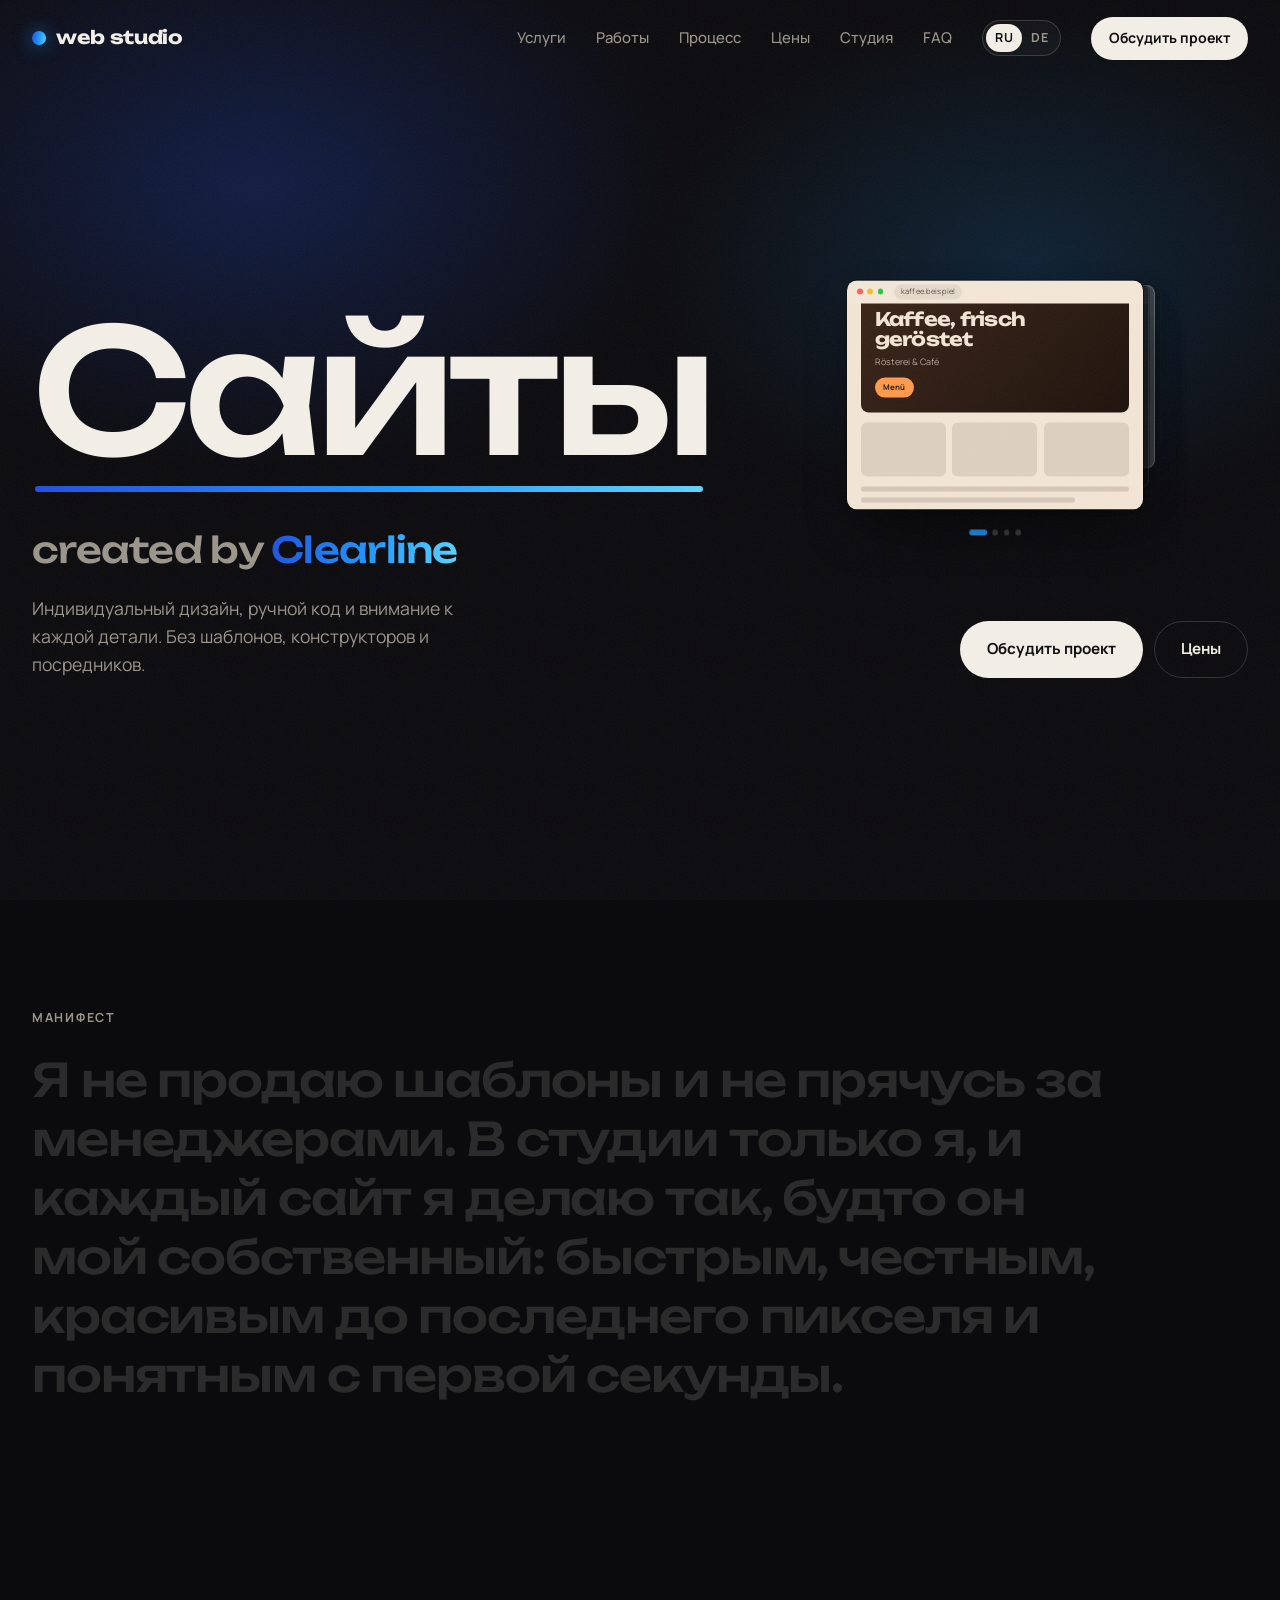
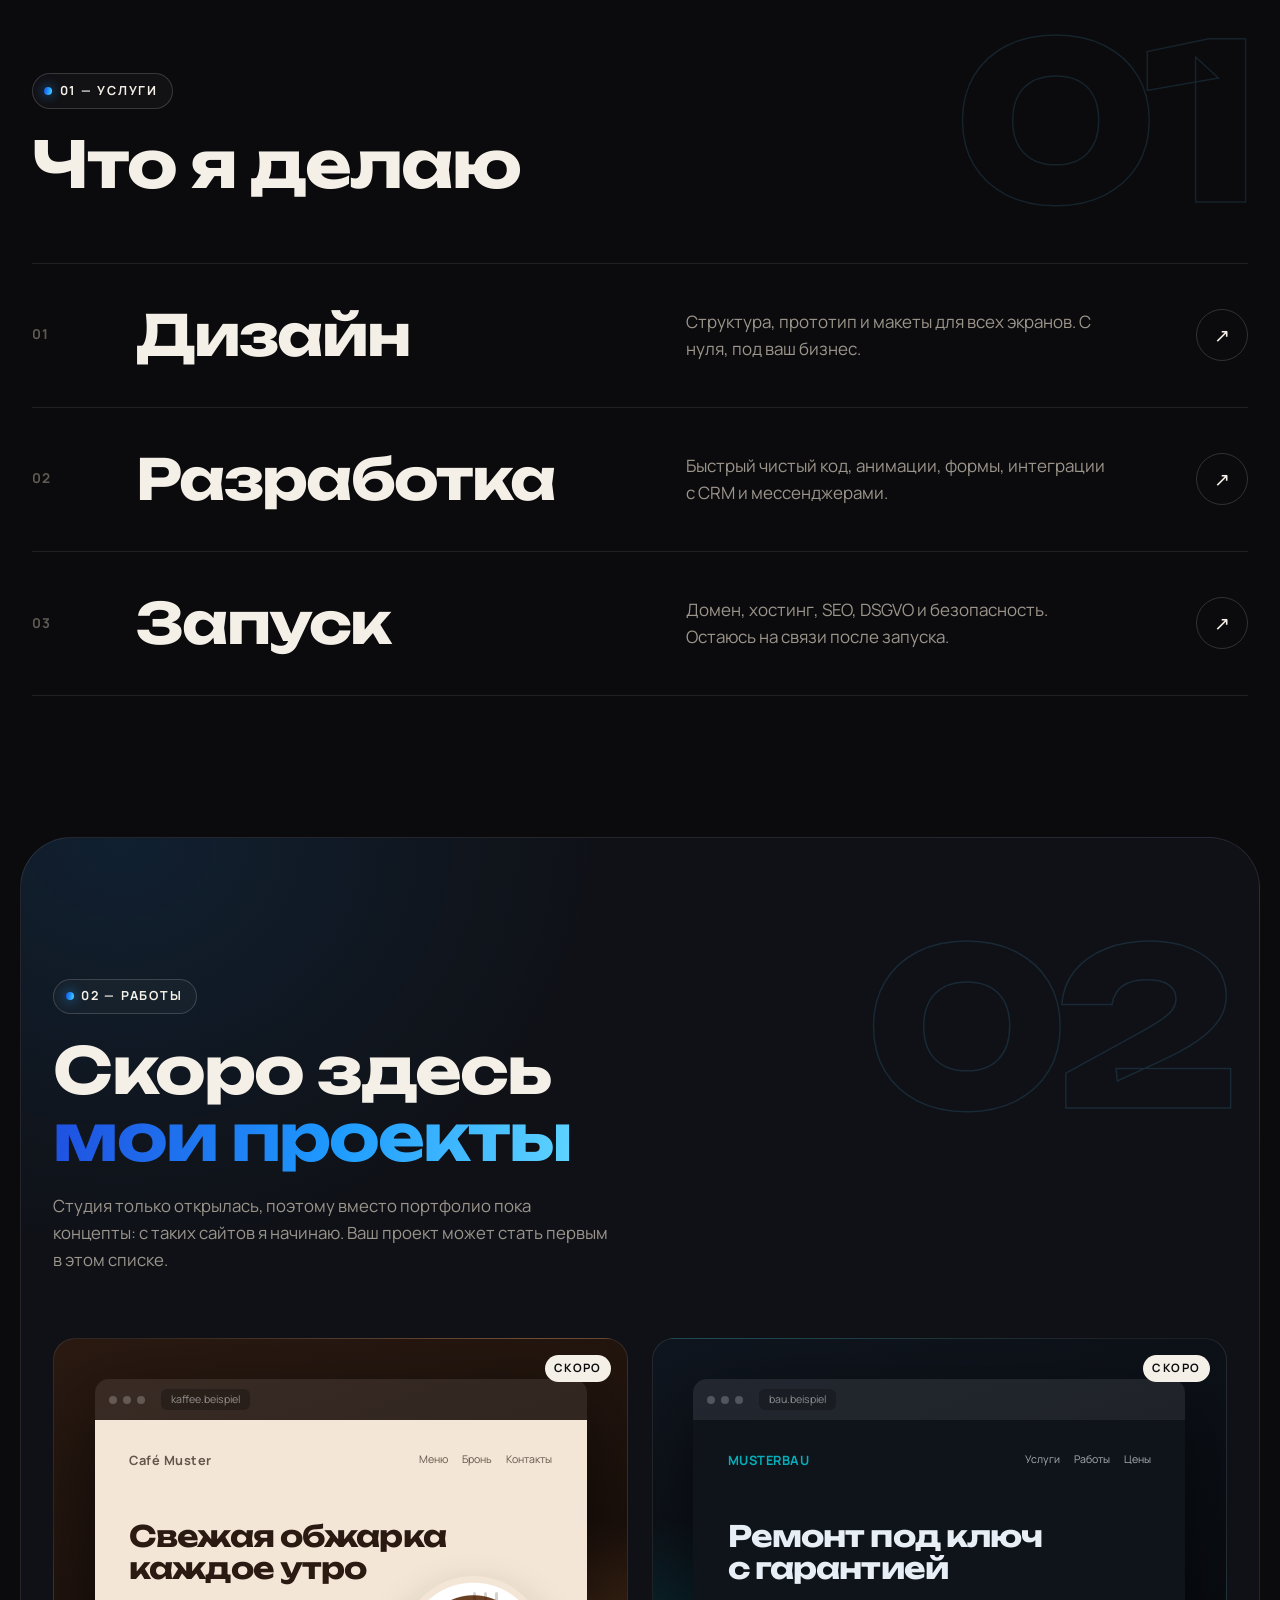
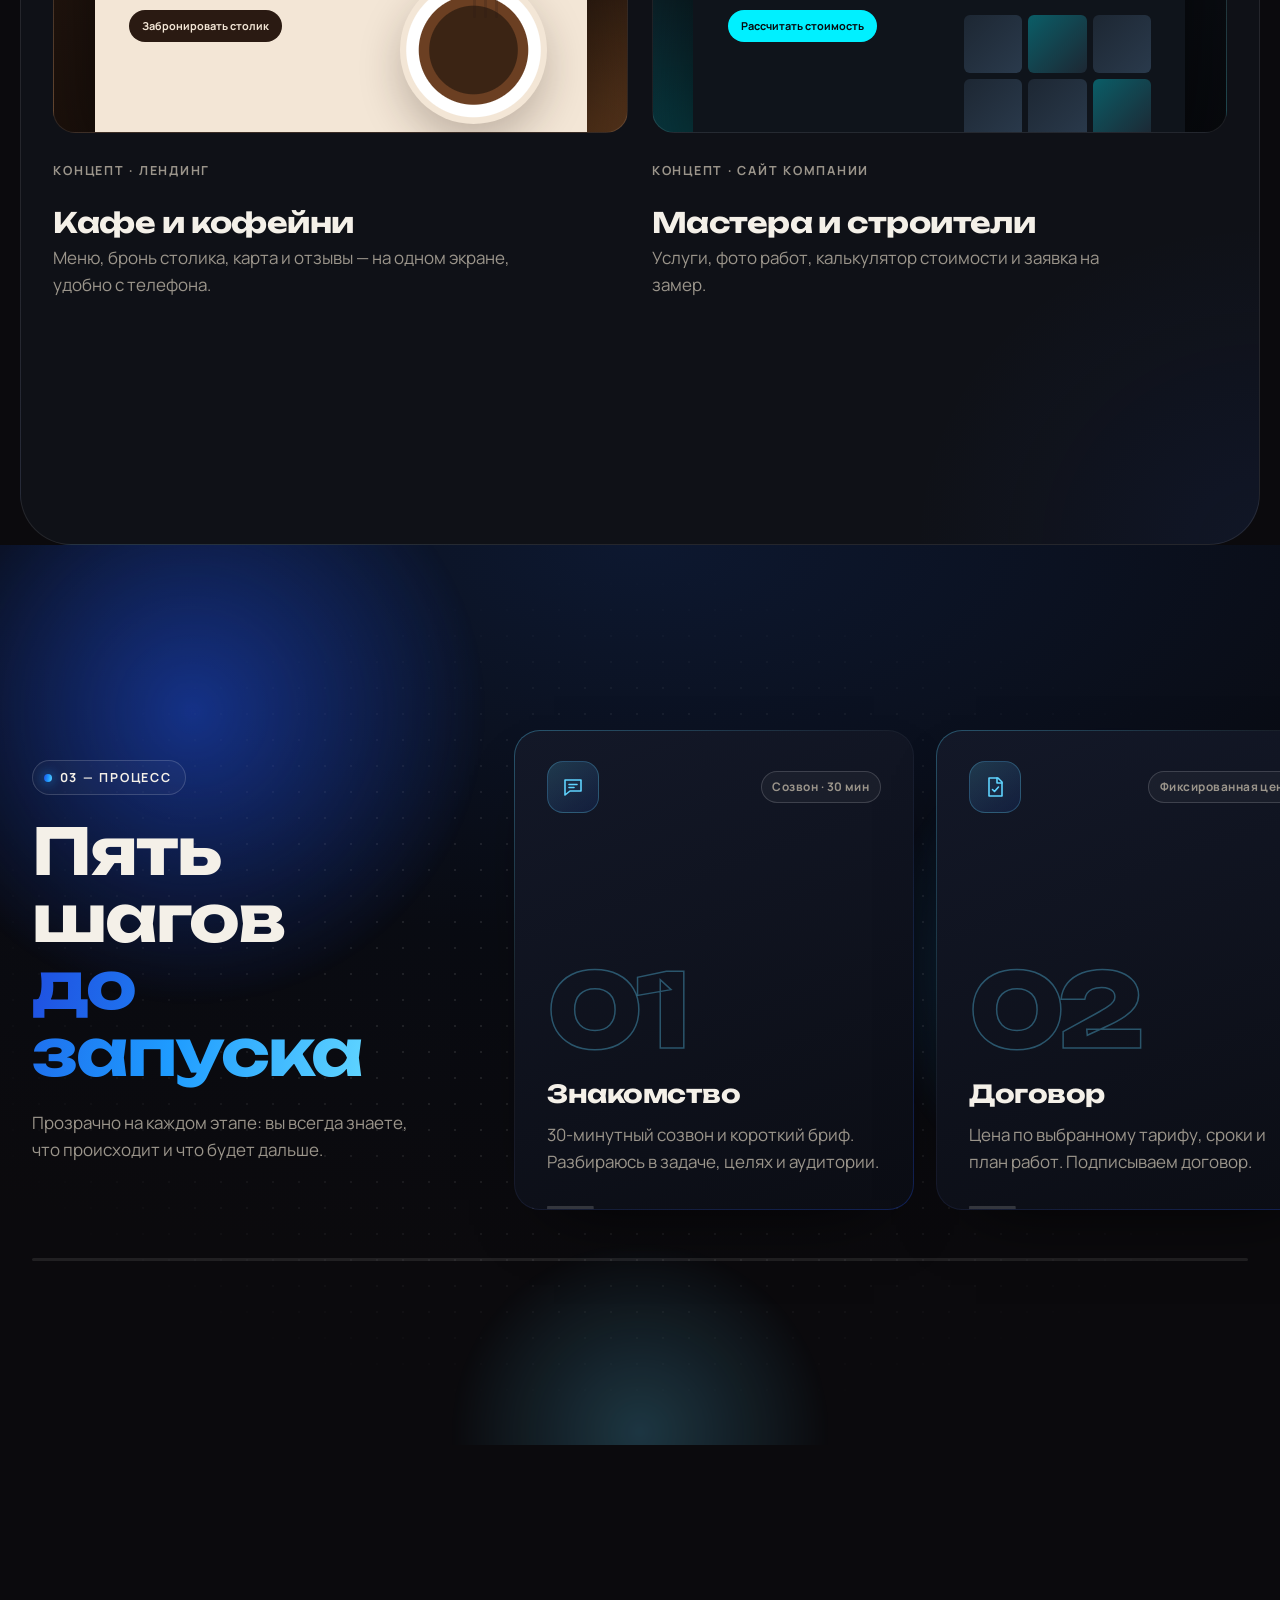
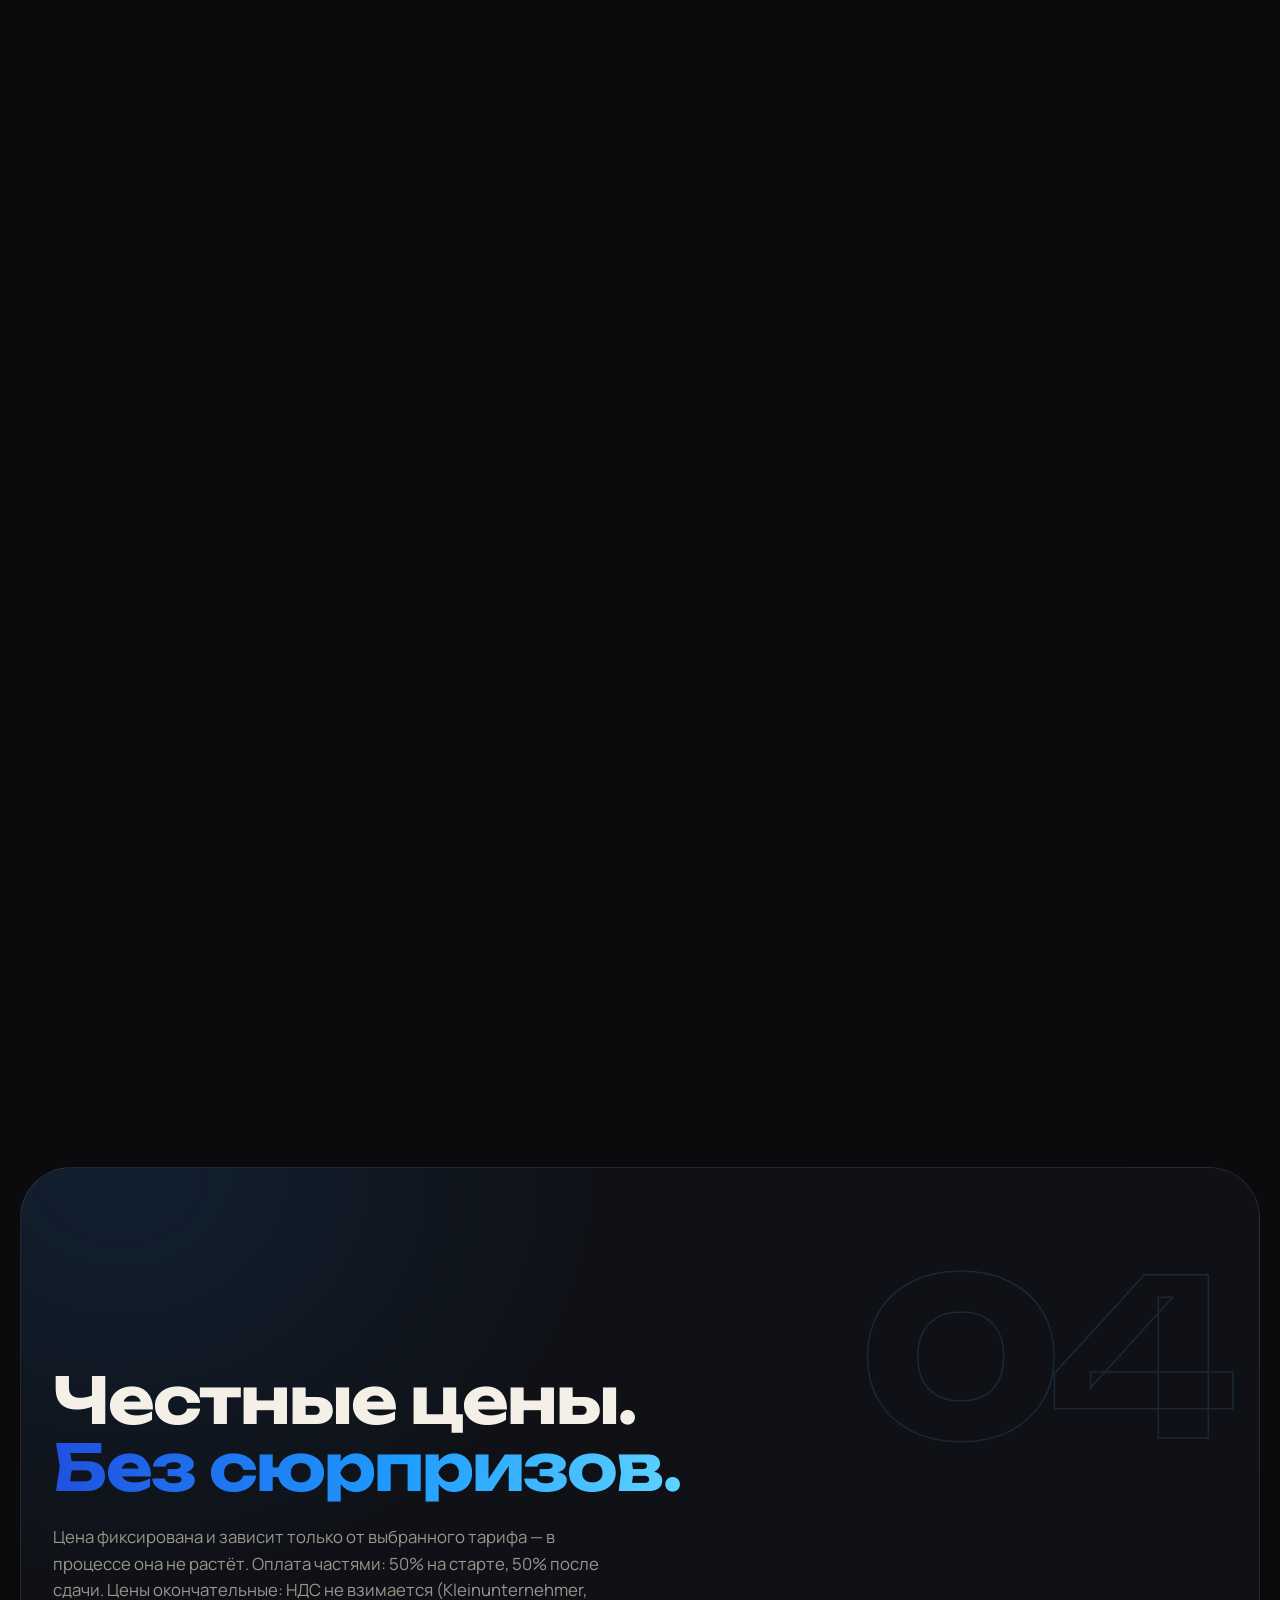
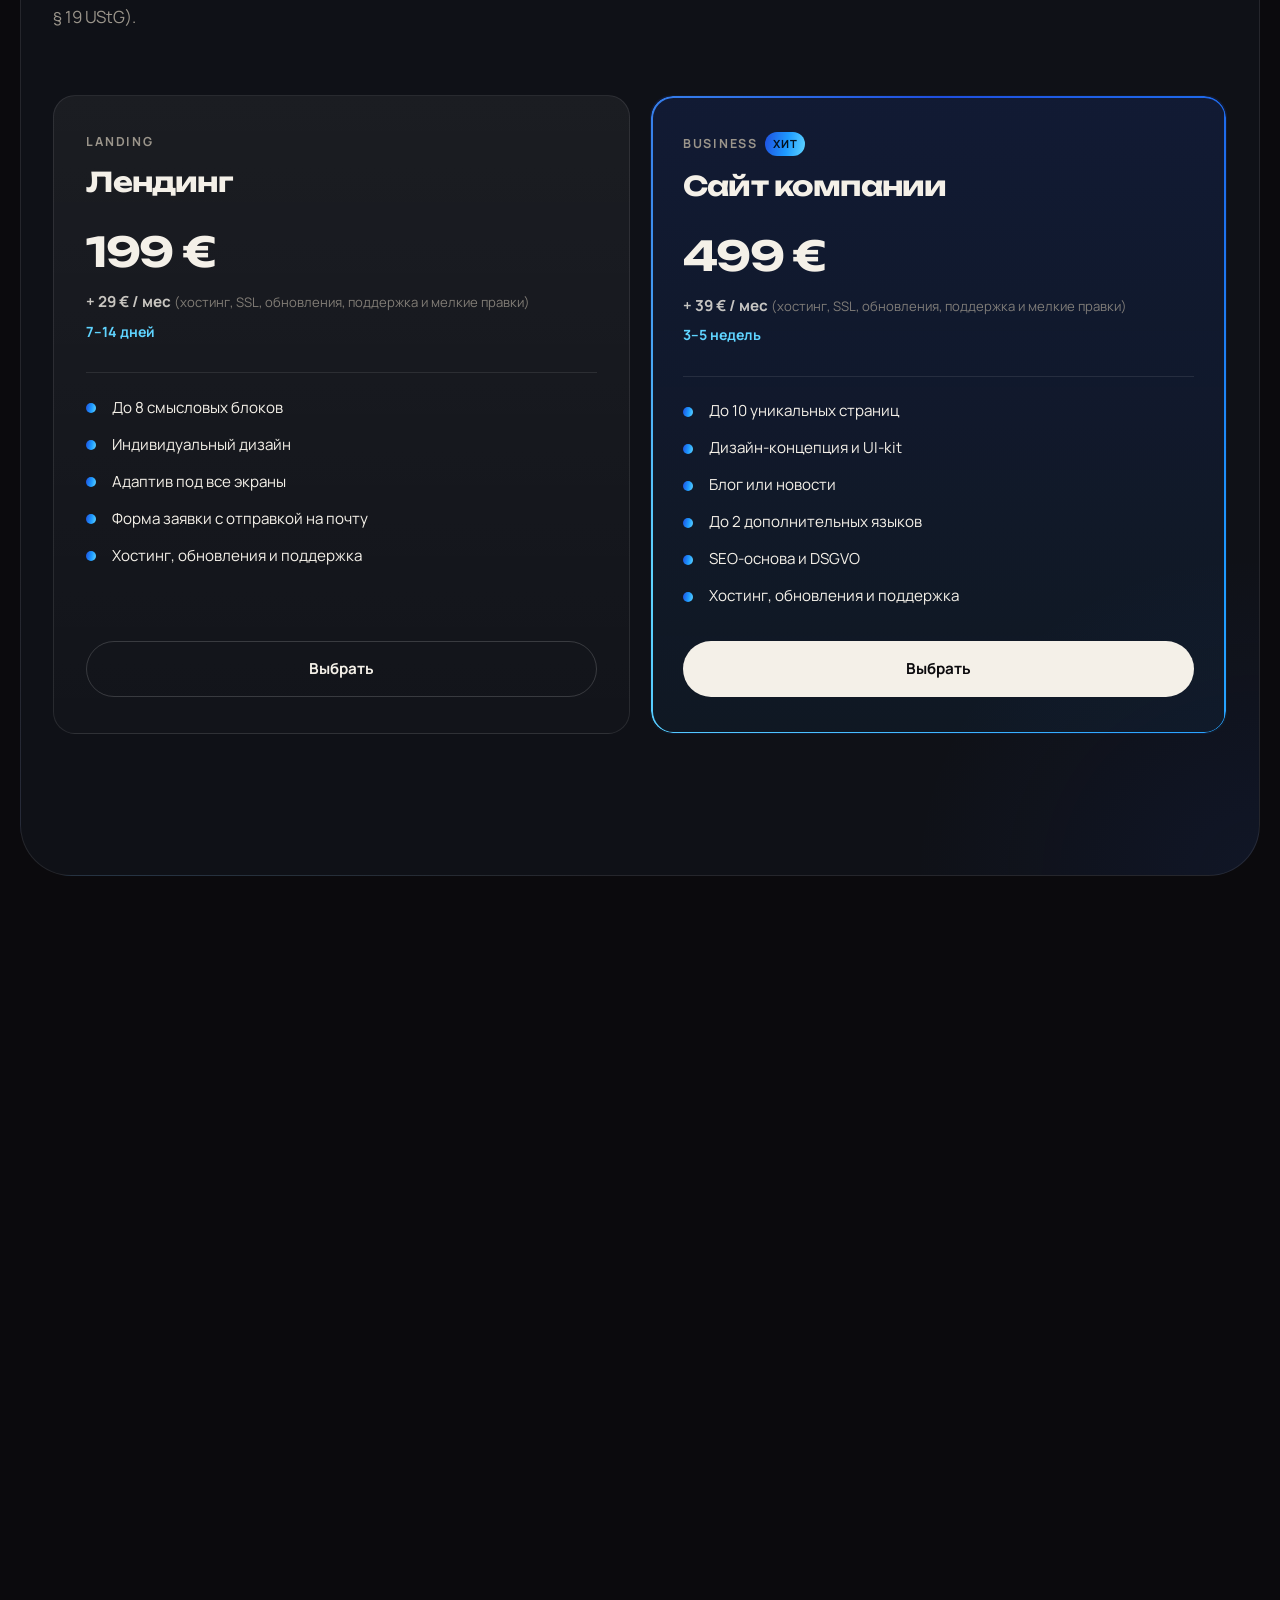
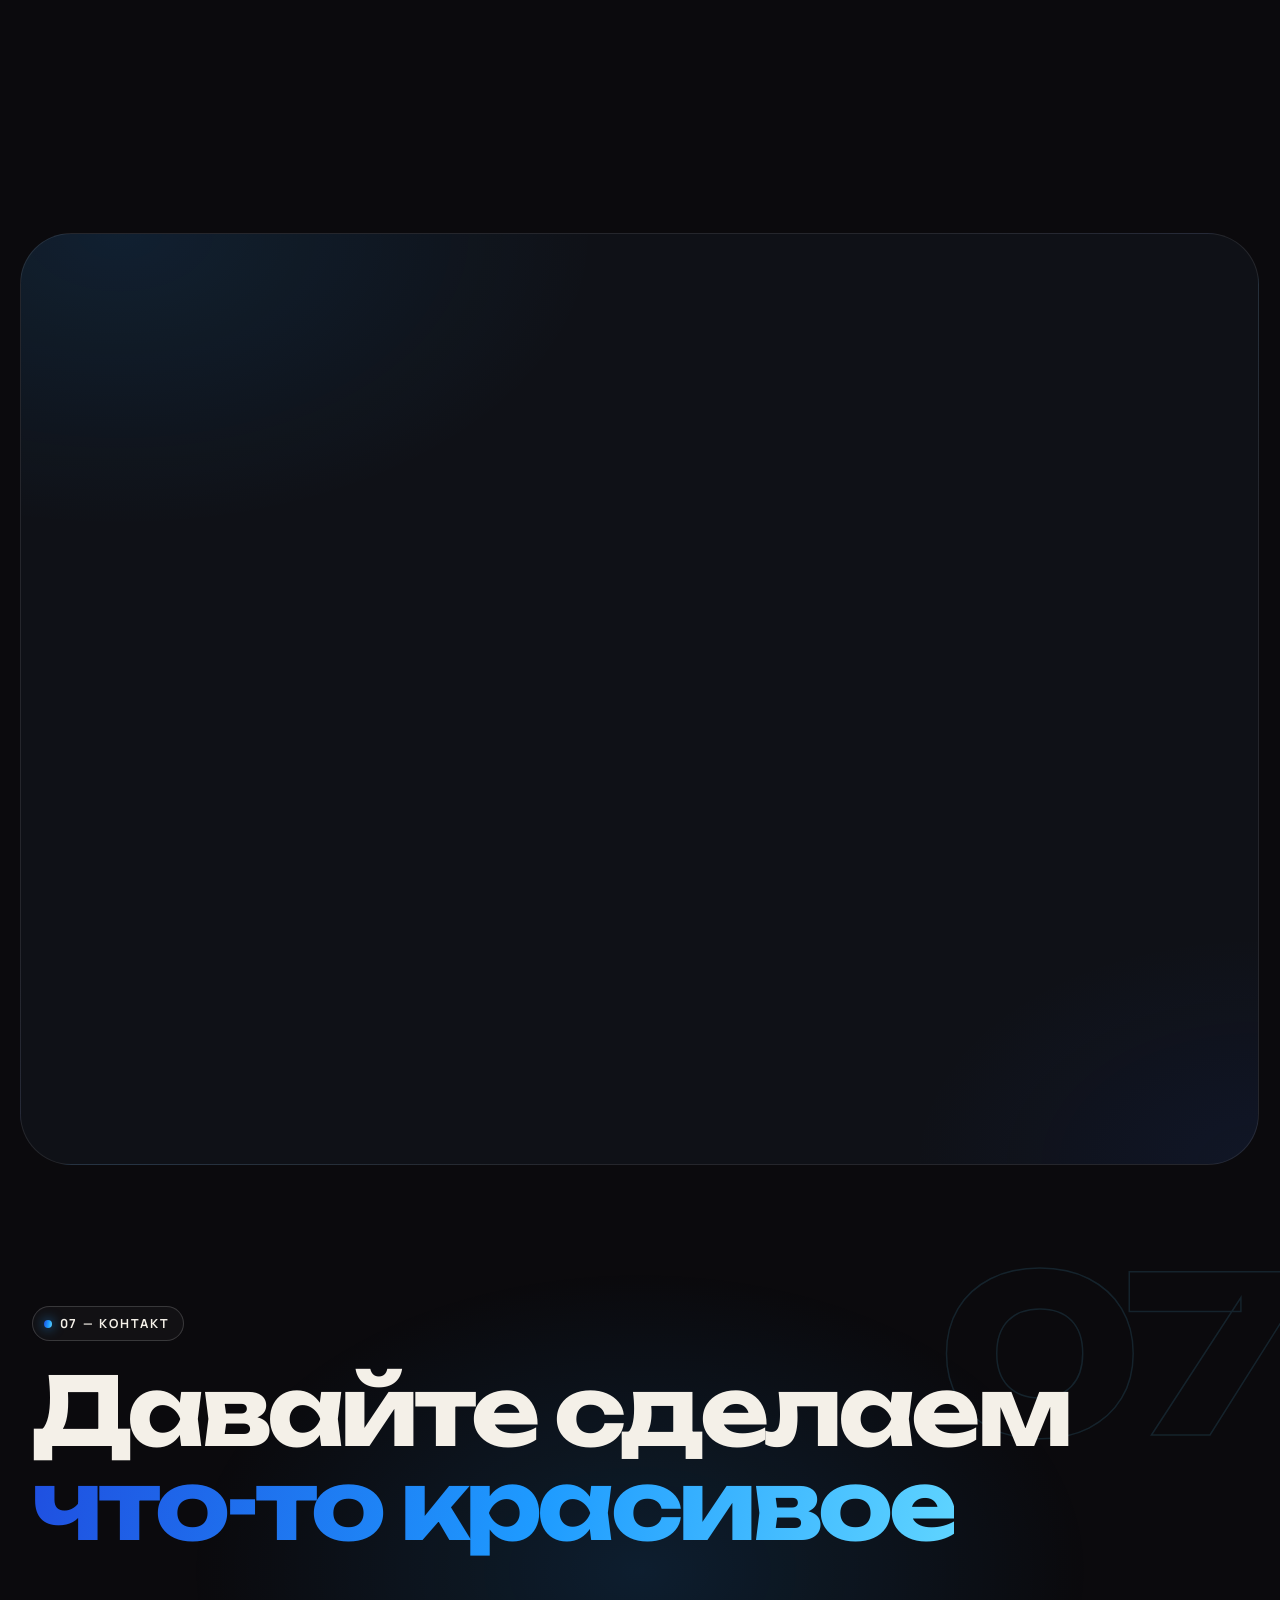
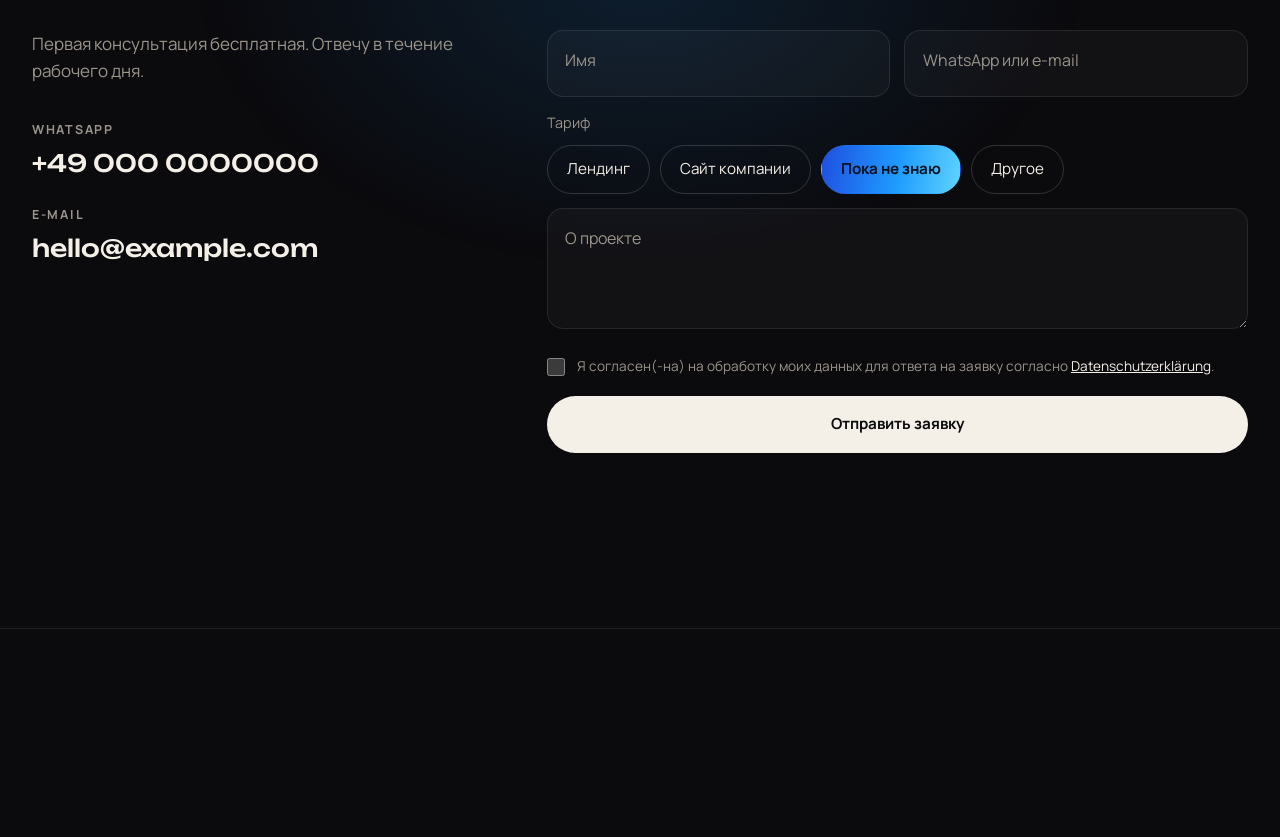
<file: index.html>
<!doctype html>
<html lang="ru">
<head>
  <meta charset="utf-8">
  <meta name="viewport" content="width=device-width, initial-scale=1">
  <title>Clearline Studio — веб-студия</title>
  <meta name="description" content="Независимая веб-студия: сайты компаний и лендинги с индивидуальным дизайном, ручным кодом и соблюдением DSGVO.">
  <meta name="theme-color" content="#0b0a0d">
  <meta name="color-scheme" content="dark">
  <link rel="preload" href="fonts/unbounded-cyrillic-500-normal.woff2" as="font" type="font/woff2" crossorigin>
  <link rel="preload" href="fonts/manrope-cyrillic-400-normal.woff2" as="font" type="font/woff2" crossorigin>
  <link rel="alternate" hreflang="ru" href="index.html">
  <link rel="alternate" hreflang="de" href="de.html">
  <link rel="alternate" hreflang="x-default" href="de.html">
  <link rel="stylesheet" href="fonts/fonts.css">
  <link rel="stylesheet" href="styles.css">
  <script src="boot.js"></script>
  <link rel="icon" href="data:image/svg+xml,<svg xmlns='http://www.w3.org/2000/svg' viewBox='0 0 32 32'><defs><linearGradient id='g' x1='0' y1='0' x2='1' y2='1'><stop offset='0' stop-color='%231f4fe0'/><stop offset='.55' stop-color='%231e9bff'/><stop offset='1' stop-color='%235fd4ff'/></linearGradient></defs><rect width='32' height='32' rx='9' fill='%230b0a0d'/><circle cx='16' cy='16' r='8' fill='url(%23g)'/></svg>">
</head>
<body>
  <a class="skip-link" href="#main">К содержимому</a>

  <header class="hdr">
    <div class="container hdr__inner">
      <a href="#top" class="logo" aria-label="Clearline Studio — на главную"><span class="logo__dot" aria-hidden="true"></span>web studio</a>
      <div class="lang lang--bar" role="group" aria-label="Язык сайта"><a href="index.html" lang="ru" hreflang="ru" aria-current="page">RU</a><a href="de.html" lang="de" hreflang="de">DE</a></div>
      <button class="nav-toggle" aria-label="Открыть меню" aria-expanded="false" aria-controls="nav"><span></span><span></span></button>
      <nav class="nav" id="nav">
        <a href="#services">Услуги</a>
        <a href="#work">Работы</a>
        <a href="#process">Процесс</a>
        <a href="#pricing">Цены</a>
        <a href="#about">Студия</a>
        <a href="#faq">FAQ</a>
        <div class="lang" role="group" aria-label="Язык сайта"><a href="index.html" lang="ru" hreflang="ru" aria-current="page">RU</a><a href="de.html" lang="de" hreflang="de">DE</a></div>
        <a href="#contact" class="btn btn--small magnetic">Обсудить проект</a>
      </nav>
    </div>
  </header>

  <main id="main">
    <!-- ============ HERO ============ -->
    <section class="hero" id="top">
      <div class="desk" aria-hidden="true">
        <div class="win win--cafe">
          <div class="win__bar"><i></i><i></i><i></i><span>kaffee.beispiel</span></div>
          <div class="win__view"><div class="win__page">
            <div class="wp__nav"><b>Café Muster</b><span></span><span></span><span></span></div>
            <div class="wp__hero"><p class="wp__title">Kaffee, frisch geröstet</p><p class="wp__sub">Rösterei &amp; Café</p><span class="wp__btn">Menü</span></div>
            <div class="wp__cards"><i></i><i></i><i></i></div><div class="wp__rows"><i></i><i></i><i></i><i></i></div>
          </div></div>
        </div>
        <div class="win win--build">
          <div class="win__bar"><i></i><i></i><i></i><span>bau.beispiel</span></div>
          <div class="win__view"><div class="win__page">
            <div class="wp__nav"><b>MUSTERBAU</b><span></span><span></span><span></span></div>
            <div class="wp__hero"><p class="wp__title">Bauen mit Plan</p><p class="wp__sub">Sanierung · Ausbau</p><span class="wp__btn">Angebot</span></div>
            <div class="wp__gal"><i></i><i></i><i></i><i></i><i></i><i></i></div><div class="wp__rows"><i></i><i></i><i></i><i></i></div>
          </div></div>
        </div>
        <div class="win win--praxis">
          <div class="win__bar"><i></i><i></i><i></i><span>zahnarzt.beispiel</span></div>
          <div class="win__view"><div class="win__page">
            <div class="wp__nav"><b>Praxis Muster</b><span></span><span></span><span></span></div>
            <div class="wp__hero"><p class="wp__title">Ihre Zahnarztpraxis</p><p class="wp__sub">Termine online</p><span class="wp__btn">Termin</span></div>
            <div class="wp__cards"><i></i><i></i><i></i></div><div class="wp__rows"><i></i><i></i><i></i><i></i></div>
          </div></div>
        </div>
        <div class="win win--photo">
          <div class="win__bar"><i></i><i></i><i></i><span>foto.beispiel</span></div>
          <div class="win__view"><div class="win__page">
            <div class="wp__nav"><b>FOTO MUSTER</b><span></span><span></span><span></span></div>
            <div class="wp__hero"><p class="wp__title">Fotografie</p><p class="wp__sub">Hochzeit · Portrait</p><span class="wp__btn">Galerie</span></div>
            <div class="wp__gal"><i></i><i></i><i></i><i></i><i></i><i></i></div><div class="wp__rows"><i></i><i></i><i></i><i></i></div>
          </div></div>
        </div>
        <div class="desk__dots"><i></i><i></i><i></i><i></i></div>
      </div>
      <div class="container hero__inner">
        <h1 class="hero__title">
          <span class="hero__word" aria-label="Сайты"><span class="ch" aria-hidden="true">С</span><span class="ch" aria-hidden="true">а</span><span class="ch" aria-hidden="true">й</span><span class="ch" aria-hidden="true">т</span><span class="ch" aria-hidden="true">ы</span><span class="hero__line" aria-hidden="true"></span></span>
          <span class="hero__by reveal">created by <span class="grad">Clearline</span></span>
        </h1>
        <div class="hero__bottom">
          <p class="hero__lead reveal">Индивидуальный дизайн, ручной код и внимание к каждой детали. Без шаблонов, конструкторов и посредников.</p>
          <div class="hero__actions reveal">
            <a href="#contact" class="btn magnetic">Обсудить проект</a>
            <a href="#pricing" class="btn btn--ghost magnetic">Цены</a>
          </div>
        </div>
      </div>
    </section>

    <!-- ============ MANIFESTO ============ -->
    <section class="manifesto">
      <div class="container">
        <p class="label reveal">Манифест</p>
        <p class="manifesto__text" data-scrub>
          Я не продаю шаблоны и не прячусь за менеджерами. В студии только я, и каждый сайт я делаю так,
          будто он мой собственный: быстрым, честным, красивым до последнего пикселя
          и&nbsp;понятным с&nbsp;первой секунды.
        </p>
      </div>
    </section>

    <!-- ============ SERVICES ============ -->
    <section class="section" id="services">
      <div class="container">
        <div class="section__head" data-num="01">
          <p class="label label--sec reveal">01 — Услуги</p>
          <h2 class="h2 reveal">Что я делаю</h2>
        </div>
        <ul class="svc" data-orb>
          <li class="svc__row reveal">
            <span class="svc__num">01</span>
            <h3 class="svc__title">Дизайн</h3>
            <p class="svc__text">Структура, прототип и макеты для всех экранов. С нуля, под ваш бизнес.</p>
            <span class="svc__arrow" aria-hidden="true">↗</span>
          </li>
          <li class="svc__row reveal">
            <span class="svc__num">02</span>
            <h3 class="svc__title">Разработка</h3>
            <p class="svc__text">Быстрый чистый код, анимации, формы, интеграции с CRM и мессенджерами.</p>
            <span class="svc__arrow" aria-hidden="true">↗</span>
          </li>
          <li class="svc__row reveal">
            <span class="svc__num">03</span>
            <h3 class="svc__title">Запуск</h3>
            <p class="svc__text">Домен, хостинг, SEO, DSGVO и безопасность. Остаюсь на связи после запуска.</p>
            <span class="svc__arrow" aria-hidden="true">↗</span>
          </li>
        </ul>
      </div>
      <div class="orb" aria-hidden="true"></div>
    </section>

    <!-- ============ WORK (будущие работы) ============ -->
    <section class="section section--panel" id="work">
      <div class="container">
        <div class="section__head" data-num="02">
          <p class="label label--sec reveal">02 — Работы</p>
          <h2 class="h2 reveal">Скоро здесь<br><span class="grad">мои проекты</span></h2>
          <p class="muted section__lead reveal">Студия только открылась, поэтому вместо портфолио пока концепты: с таких сайтов я начинаю. Ваш проект может стать первым в этом списке.</p>
        </div>

        <div class="work">
          <article class="work__card reveal">
            <div class="work__shot work__shot--cafe" aria-hidden="true">
              <div class="mock">
                <div class="mock__bar"><i></i><i></i><i></i><span>kaffee.beispiel</span></div>
                <div class="mock__body">
                  <div class="mock__nav"><b>Café Muster</b><span>Меню</span><span>Бронь</span><span>Контакты</span></div>
                  <p class="mock__title">Свежая обжарка<br>каждое утро</p>
                  <p class="mock__btn">Забронировать столик</p>
                  <div class="mock__cup"></div>
                  <div class="mock__steam"><i></i><i></i><i></i></div>
                </div>
              </div>
              <span class="work__soon">Скоро</span>
            </div>
            <div class="work__meta">
              <p class="label">Концепт · Лендинг</p>
              <h3 class="work__title">Кафе и кофейни</h3>
              <p class="muted">Меню, бронь столика, карта и отзывы — на одном экране, удобно с телефона.</p>
            </div>
          </article>

          <article class="work__card reveal">
            <div class="work__shot work__shot--build" aria-hidden="true">
              <div class="mock">
                <div class="mock__bar"><i></i><i></i><i></i><span>bau.beispiel</span></div>
                <div class="mock__body">
                  <div class="mock__nav"><b>MUSTERBAU</b><span>Услуги</span><span>Работы</span><span>Цены</span></div>
                  <p class="mock__title">Ремонт под ключ<br>с гарантией</p>
                  <p class="mock__btn">Рассчитать стоимость</p>
                  <div class="mock__grid"><i></i><i></i><i></i><i></i><i></i><i></i></div>
                </div>
              </div>
              <span class="work__soon">Скоро</span>
            </div>
            <div class="work__meta">
              <p class="label">Концепт · Сайт компании</p>
              <h3 class="work__title">Мастера и строители</h3>
              <p class="muted">Услуги, фото работ, калькулятор стоимости и заявка на замер.</p>
            </div>
          </article>
        </div>

        <p class="work__cta reveal"><a href="#contact" class="btn btn--ghost magnetic">Стать первым проектом →</a></p>
      </div>
    </section>

    <!-- ============ PROCESS (горизонтальная прокрутка) ============ -->
    <section class="hscroll" id="process">
      <div class="hscroll__sticky">
        <div class="proc__bg" aria-hidden="true"><i></i><i></i><i></i></div>
        <div class="hscroll__track">
          <div class="hscroll__intro">
            <p class="label label--sec">03 — Процесс</p>
            <h2 class="h2">Пять шагов<br><span class="grad">до запуска</span></h2>
            <p class="muted">Прозрачно на каждом этапе: вы всегда знаете, что происходит и что будет дальше.</p>
          </div>
          <article class="step">
            <div class="step__top"><span class="step__icon" aria-hidden="true"><svg viewBox="0 0 24 24"><path d="M4 5h16v11H9l-5 4z"/><path d="M8 9.5h8M8 12.5h5"/></svg></span><span class="step__tag">Созвон · 30 мин</span></div>
            <span class="step__num" data-n="01">01</span>
            <h3>Знакомство</h3>
            <p>30-минутный созвон и короткий бриф. Разбираюсь в задаче, целях и аудитории.</p>
            <span class="step__node" aria-hidden="true"></span>
          </article>
          <article class="step">
            <div class="step__top"><span class="step__icon" aria-hidden="true"><svg viewBox="0 0 24 24"><path d="M6 3h9l4 4v14H6z"/><path d="M14 3v5h5"/><path d="M9.5 14.5l2 2 4-4.5"/></svg></span><span class="step__tag">Фиксированная цена</span></div>
            <span class="step__num" data-n="02">02</span>
            <h3>Договор</h3>
            <p>Цена по выбранному тарифу, сроки и план работ. Подписываем договор.</p>
            <span class="step__node" aria-hidden="true"></span>
          </article>
          <article class="step">
            <div class="step__top"><span class="step__icon" aria-hidden="true"><svg viewBox="0 0 24 24"><path d="M4 20l4.5-1 10-10-3.5-3.5-10 10z"/><path d="M13.5 7l3.5 3.5"/><path d="M4 20h7"/></svg></span><span class="step__tag">2 раунда правок</span></div>
            <span class="step__num" data-n="03">03</span>
            <h3>Дизайн</h3>
            <p>Прототип, затем макеты. Два раунда правок уже включены.</p>
            <span class="step__node" aria-hidden="true"></span>
          </article>
          <article class="step">
            <div class="step__top"><span class="step__icon" aria-hidden="true"><svg viewBox="0 0 24 24"><path d="M8.5 7L3.5 12l5 5M15.5 7l5 5-5 5"/><path d="M13.5 5l-3 14"/></svg></span><span class="step__tag">Тестовый адрес</span></div>
            <span class="step__num" data-n="04">04</span>
            <h3>Разработка</h3>
            <p>Код и интеграции. Прогресс виден на тестовом адресе в любой момент.</p>
            <span class="step__node" aria-hidden="true"></span>
          </article>
          <article class="step">
            <div class="step__top"><span class="step__icon" aria-hidden="true"><svg viewBox="0 0 24 24"><path d="M12 3c3.5 2 5 5.5 5 9.5l-2.5 3h-5L7 12.5C7 8.5 8.5 5 12 3z"/><circle cx="12" cy="10" r="1.8"/><path d="M9.5 15.5L8 20l4-2 4 2-1.5-4.5"/></svg></span><span class="step__tag">Ваш домен</span></div>
            <span class="step__num" data-n="05">05</span>
            <h3>Запуск</h3>
            <p>Проверка по чек-листу, переезд на ваш домен, передача доступов.</p>
            <span class="step__node" aria-hidden="true"></span>
          </article>
        </div>
        <div class="hscroll__bar" aria-hidden="true"><span></span></div>
      </div>
    </section>

    <!-- ============ PRICING ============ -->
    <section class="section section--panel" id="pricing">
      <div class="container">
        <div class="section__head" data-num="04">
          <p class="label label--sec reveal">04 — Цены</p>
          <h2 class="h2 reveal">Честные цены.<br><span class="grad">Без сюрпризов.</span></h2>
          <p class="muted section__lead reveal">Цена фиксирована и зависит только от выбранного тарифа — в процессе она не растёт. Оплата частями: 50% на старте, 50% после сдачи. Цены окончательные: НДС не взимается (Kleinunternehmer, §&nbsp;19&nbsp;UStG).</p>
        </div>

        <div class="plans">
          <article class="plan tilt reveal">
            <div class="plan__glare" aria-hidden="true"></div>
            <p class="label">Landing</p>
            <h3 class="plan__name">Лендинг</h3>
            <p class="plan__price">199 €</p>
            <p class="plan__monthly">+ 29 € / мес <span>(хостинг, SSL, обновления, поддержка и мелкие правки)</span></p>
            <p class="plan__time">7–14 дней</p>
            <ul class="plan__list">
              <li>До 8 смысловых блоков</li>
              <li>Индивидуальный дизайн</li>
              <li>Адаптив под все экраны</li>
              <li>Форма заявки с отправкой на почту</li>
              <li>Хостинг, обновления и поддержка</li>
            </ul>
            <a href="#contact" class="btn btn--ghost btn--block" data-plan="Лендинг">Выбрать</a>
          </article>

          <article class="plan plan--hot tilt reveal">
            <div class="plan__glare" aria-hidden="true"></div>
            <p class="label">Business <span class="badge">Хит</span></p>
            <h3 class="plan__name">Сайт компании</h3>
            <p class="plan__price">499 €</p>
            <p class="plan__monthly">+ 39 € / мес <span>(хостинг, SSL, обновления, поддержка и мелкие правки)</span></p>
            <p class="plan__time">3–5 недель</p>
            <ul class="plan__list">
              <li>До 10 уникальных страниц</li>
              <li>Дизайн-концепция и UI-kit</li>
              <li>Блог или новости</li>
              <li>До 2 дополнительных языков</li>
              <li>SEO-основа и DSGVO</li>
              <li>Хостинг, обновления и поддержка</li>
            </ul>
            <a href="#contact" class="btn btn--block" data-plan="Сайт компании">Выбрать</a>
          </article>
        </div>

      </div>
    </section>

    <!-- ============ ABOUT ============ -->
    <section class="section" id="about">
      <div class="container">
        <div class="section__head" data-num="05">
          <p class="label label--sec reveal">05 — Студия</p>
          <h2 class="h2 reveal">Один человек. <span class="grad">Без посредников.</span></h2>
        </div>
        <div class="stats">
          <div class="stat reveal"><p class="stat__num"><span data-count="1">1</span></p><p class="stat__label">человек от брифа до запуска</p></div>
          <div class="stat reveal"><p class="stat__num"><span data-count="0">0</span></p><p class="stat__label">шаблонов и конструкторов</p></div>
          <div class="stat reveal"><p class="stat__num"><span data-count="2">2</span></p><p class="stat__label">проекта одновременно, не больше</p></div>
        </div>
        <div class="team team--solo">
          <article class="person reveal">
            <div class="person__ava" aria-hidden="true">Д</div>
            <div><h3>Давид</h3><p class="muted">Основатель студии. Дизайн, разработка, запуск и поддержка — всё делаю сам, поэтому вы всегда общаетесь напрямую с тем, кто делает ваш сайт.</p></div>
          </article>
        </div>
      </div>
    </section>

    <!-- ============ FAQ ============ -->
    <section class="section section--panel" id="faq">
      <div class="container container--narrow">
        <div class="section__head" data-num="06">
          <p class="label label--sec reveal">06 — Вопросы</p>
          <h2 class="h2 reveal">Частые вопросы</h2>
        </div>
        <div class="faq">
          <details class="reveal"><summary>Может ли цена вырасти в процессе?</summary><p>Нет. Итоговая стоимость фиксирована: она определяется выбранным тарифом и указывается в договоре. Никаких скрытых доплат и сюрпризов: если вы сами захотите добавить что-то сверх оговорённого, я сначала назову цену, и без вашего согласия она не изменится.</p></details>
          <details class="reveal"><summary>Как менять тексты и фото на сайте?</summary><p>Просто напишите мне в WhatsApp или на почту. Небольшие правки текстов и фото входят в поддержку (29 € в месяц для лендинга, 39 € для сайта компании).</p></details>
          <details class="reveal"><summary>Работаете по договору?</summary><p>Да, официально: договор, счёт (Rechnung) и все документы.</p></details>
          <details class="reveal"><summary>А если результат не понравится?</summary><p>Каждый этап согласовывается с вами, поэтому сюрпризов в конце не бывает. Если дизайн не попал в ожидания, я сделаю новую концепцию.</p></details>
          <details class="reveal"><summary>Кому принадлежит сайт?</summary><p>Вам. Домен, хостинг и исходный код оформляются на вас, все доступы передаю после запуска.</p></details>
        </div>
      </div>
    </section>

    <!-- ============ CONTACT ============ -->
    <section class="section contact" id="contact">
      <div class="container contact__wrap" data-num="07">
        <p class="label label--sec reveal">07 — Контакт</p>
        <h2 class="contact__title reveal">Давайте сделаем<br><span class="grad">что-то красивое</span></h2>
        <div class="contact__grid">
          <div class="contact__info reveal">
            <p class="muted">Первая консультация бесплатная. Отвечу в течение рабочего дня.</p>
            <ul class="contact__links">
              <li><span class="label">WhatsApp</span><a href="https://wa.me/490000000000" target="_blank" rel="noopener noreferrer">+49 000 0000000</a></li>
              <li><span class="label">E-mail</span><a href="mailto:hello@example.com">hello@example.com</a></li>
            </ul>
          </div>
          <form class="form reveal" id="contact-form" novalidate>
            <!-- Ловушка для спам-ботов: поле скрыто от людей, боты его заполняют -->
            <div class="form__hp" aria-hidden="true">
              <label>Website <input type="text" name="website" tabindex="-1" autocomplete="off"></label>
            </div>
            <div class="form__row">
              <label class="field"><input type="text" name="name" required maxlength="100" autocomplete="name" placeholder=" "><span>Имя</span></label>
              <label class="field"><input type="text" name="contact" required maxlength="200" placeholder=" "><span>WhatsApp или e-mail</span></label>
            </div>
            <fieldset class="pick">
              <legend>Тариф</legend>
              <div class="pick__opts">
                <label><input type="radio" name="plan" value="Лендинг"><span>Лендинг</span></label>
                <label><input type="radio" name="plan" value="Сайт компании"><span>Сайт компании</span></label>
                <label><input type="radio" name="plan" value="Пока не знаю" checked><span>Пока не знаю</span></label>
                <label><input type="radio" name="plan" value="Другое"><span>Другое</span></label>
              </div>
            </fieldset>
            <label class="field"><textarea name="message" id="message" rows="3" maxlength="3000" placeholder=" "></textarea><span>О проекте</span></label>
            <label class="consent">
              <input type="checkbox" name="consent" required>
              <span>Я согласен(-на) на обработку моих данных для ответа на заявку согласно <a href="datenschutz.html">Datenschutzerklärung</a>.</span>
            </label>
            <button type="submit" class="btn btn--block magnetic">Отправить заявку</button>
            <p class="form__status" role="status" aria-live="polite"></p>
          </form>
        </div>
      </div>
    </section>
  </main>

  <footer class="footer">
    <div class="container">
      <div class="footer__row">
        <span>© <span id="year"></span> Clearline Studio</span>
        <div class="footer__links">
          <a href="impressum.html">Impressum</a>
          <a href="datenschutz.html">Datenschutz</a>
          <button type="button" class="footer__link" data-cc="show-preferencesModal" hidden>Cookie-Einstellungen</button>
          <a href="#top">Наверх ↑</a>
        </div>
      </div>
      <p class="footer__mark" aria-hidden="true">clearline</p>
    </div>
  </footer>

  <div class="grain" aria-hidden="true"></div>

  <script src="script.js" defer></script>
  <script src="consent.js" defer></script>
</body>
</html>
</file>
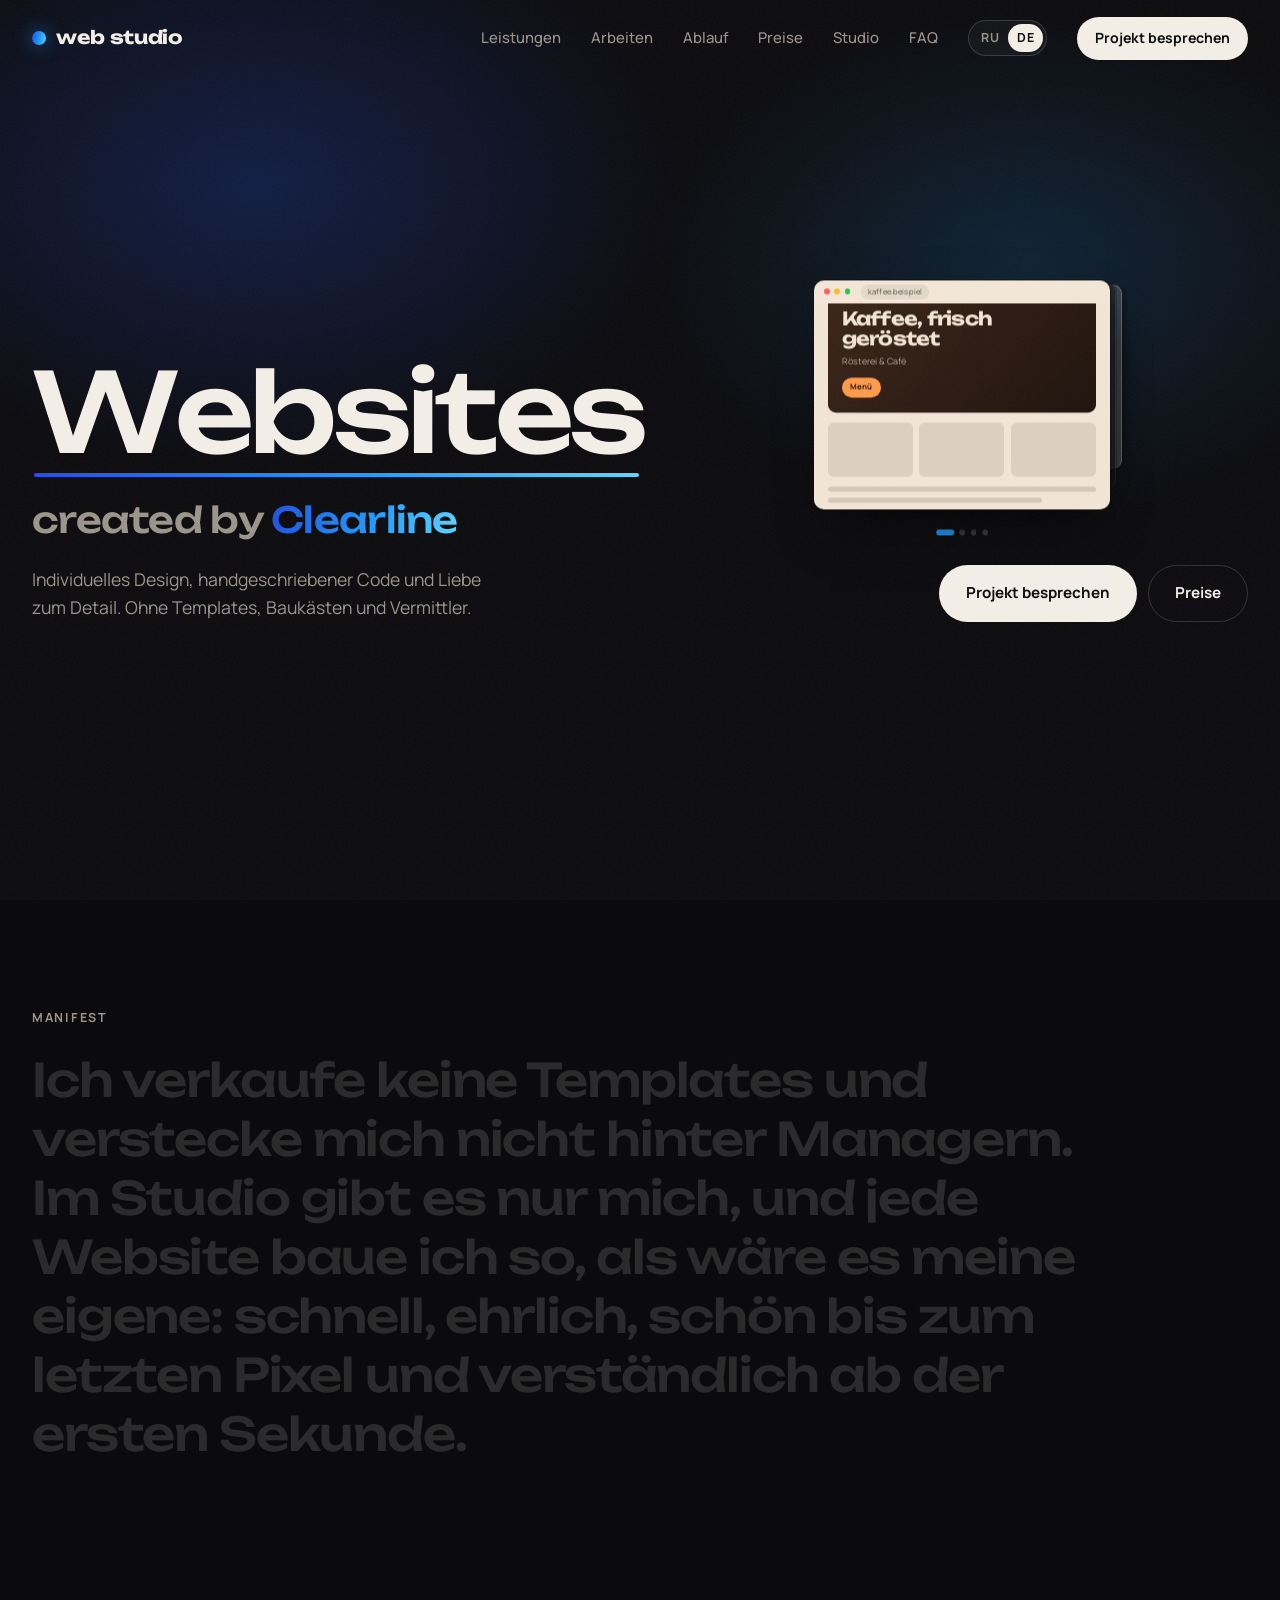
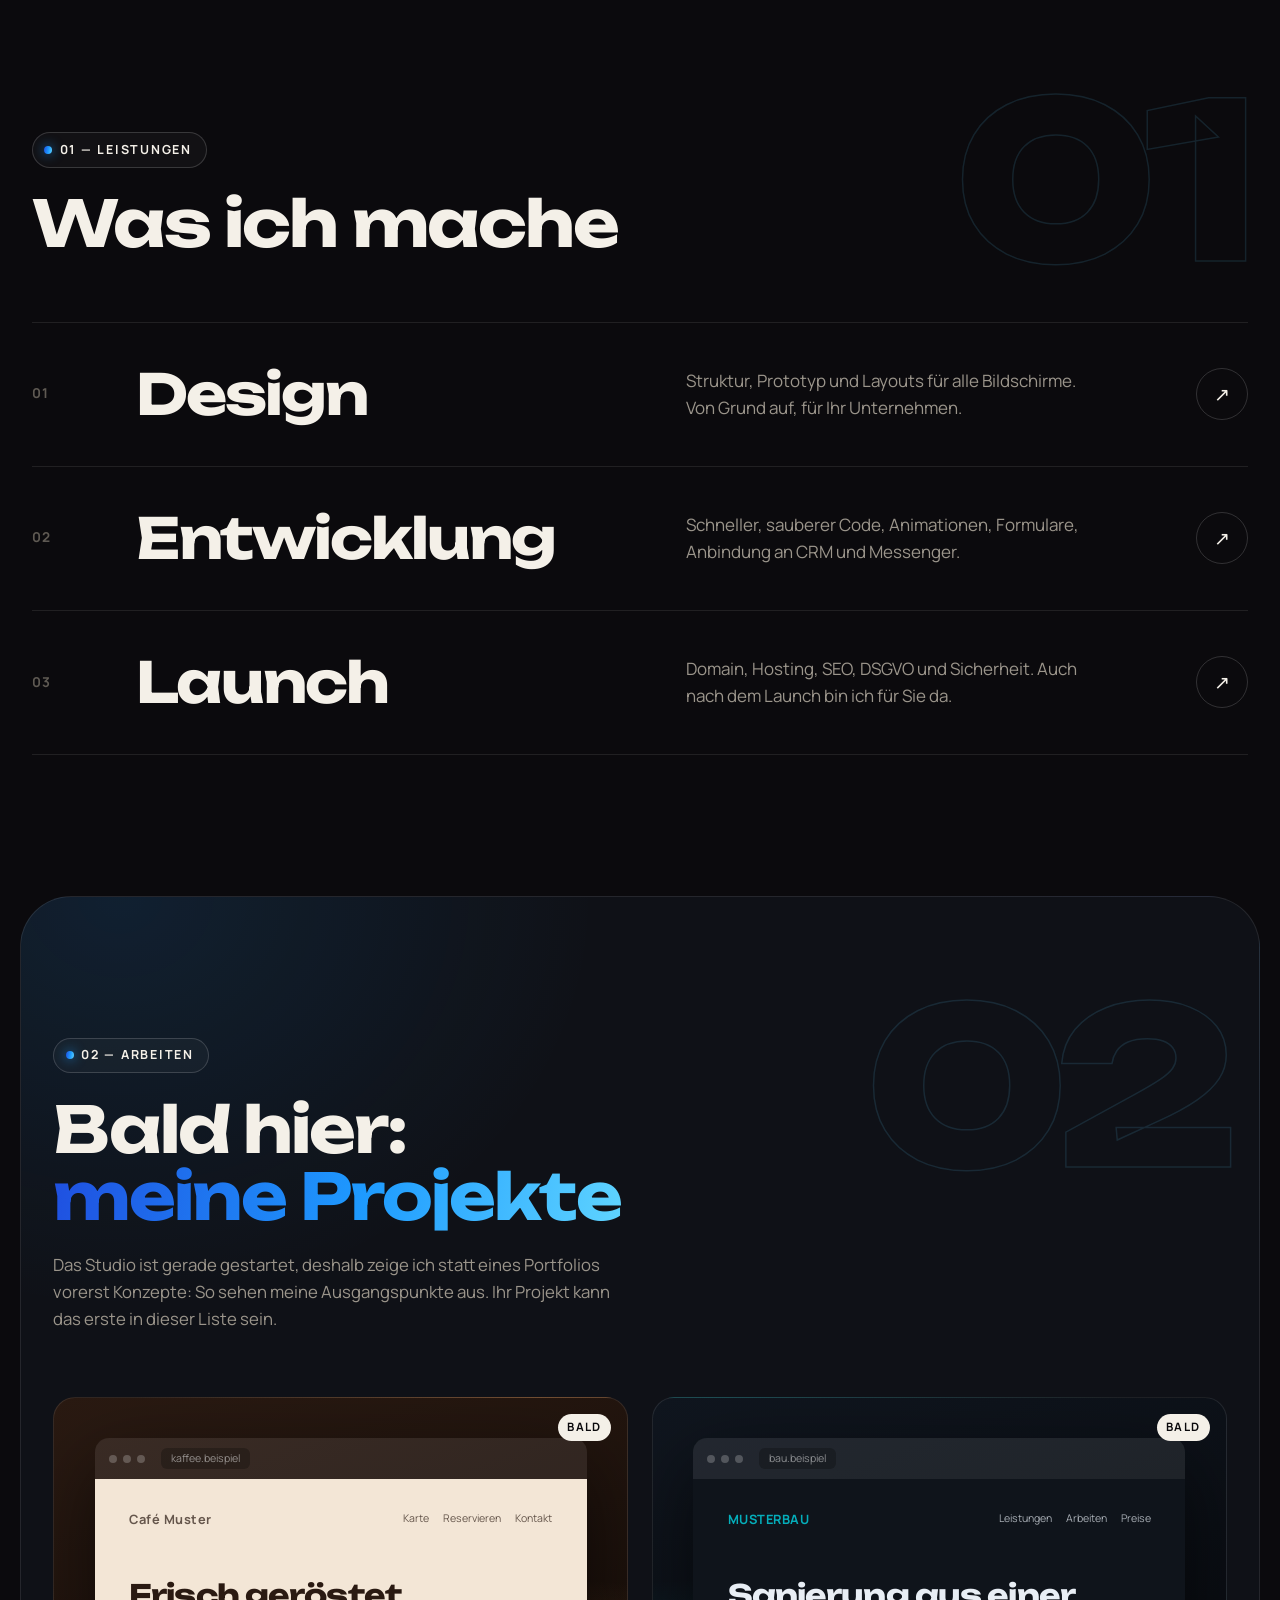
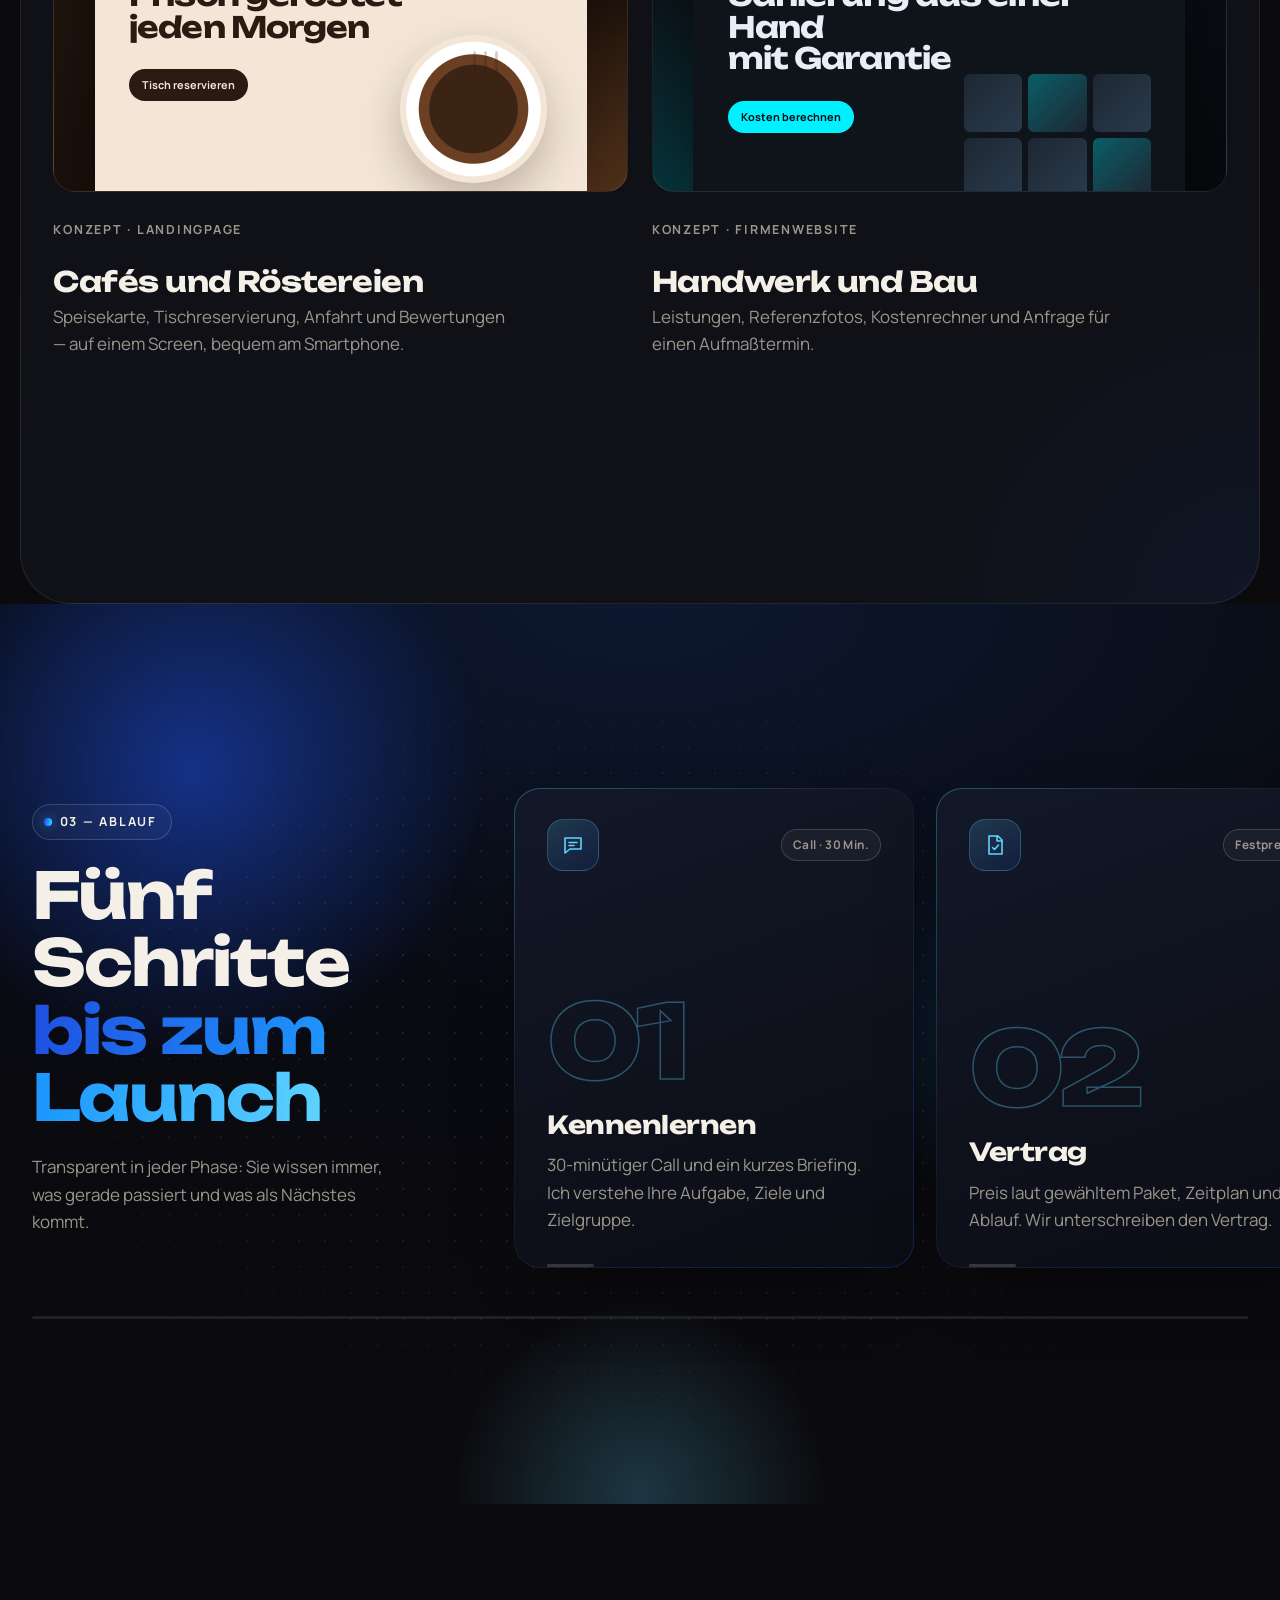
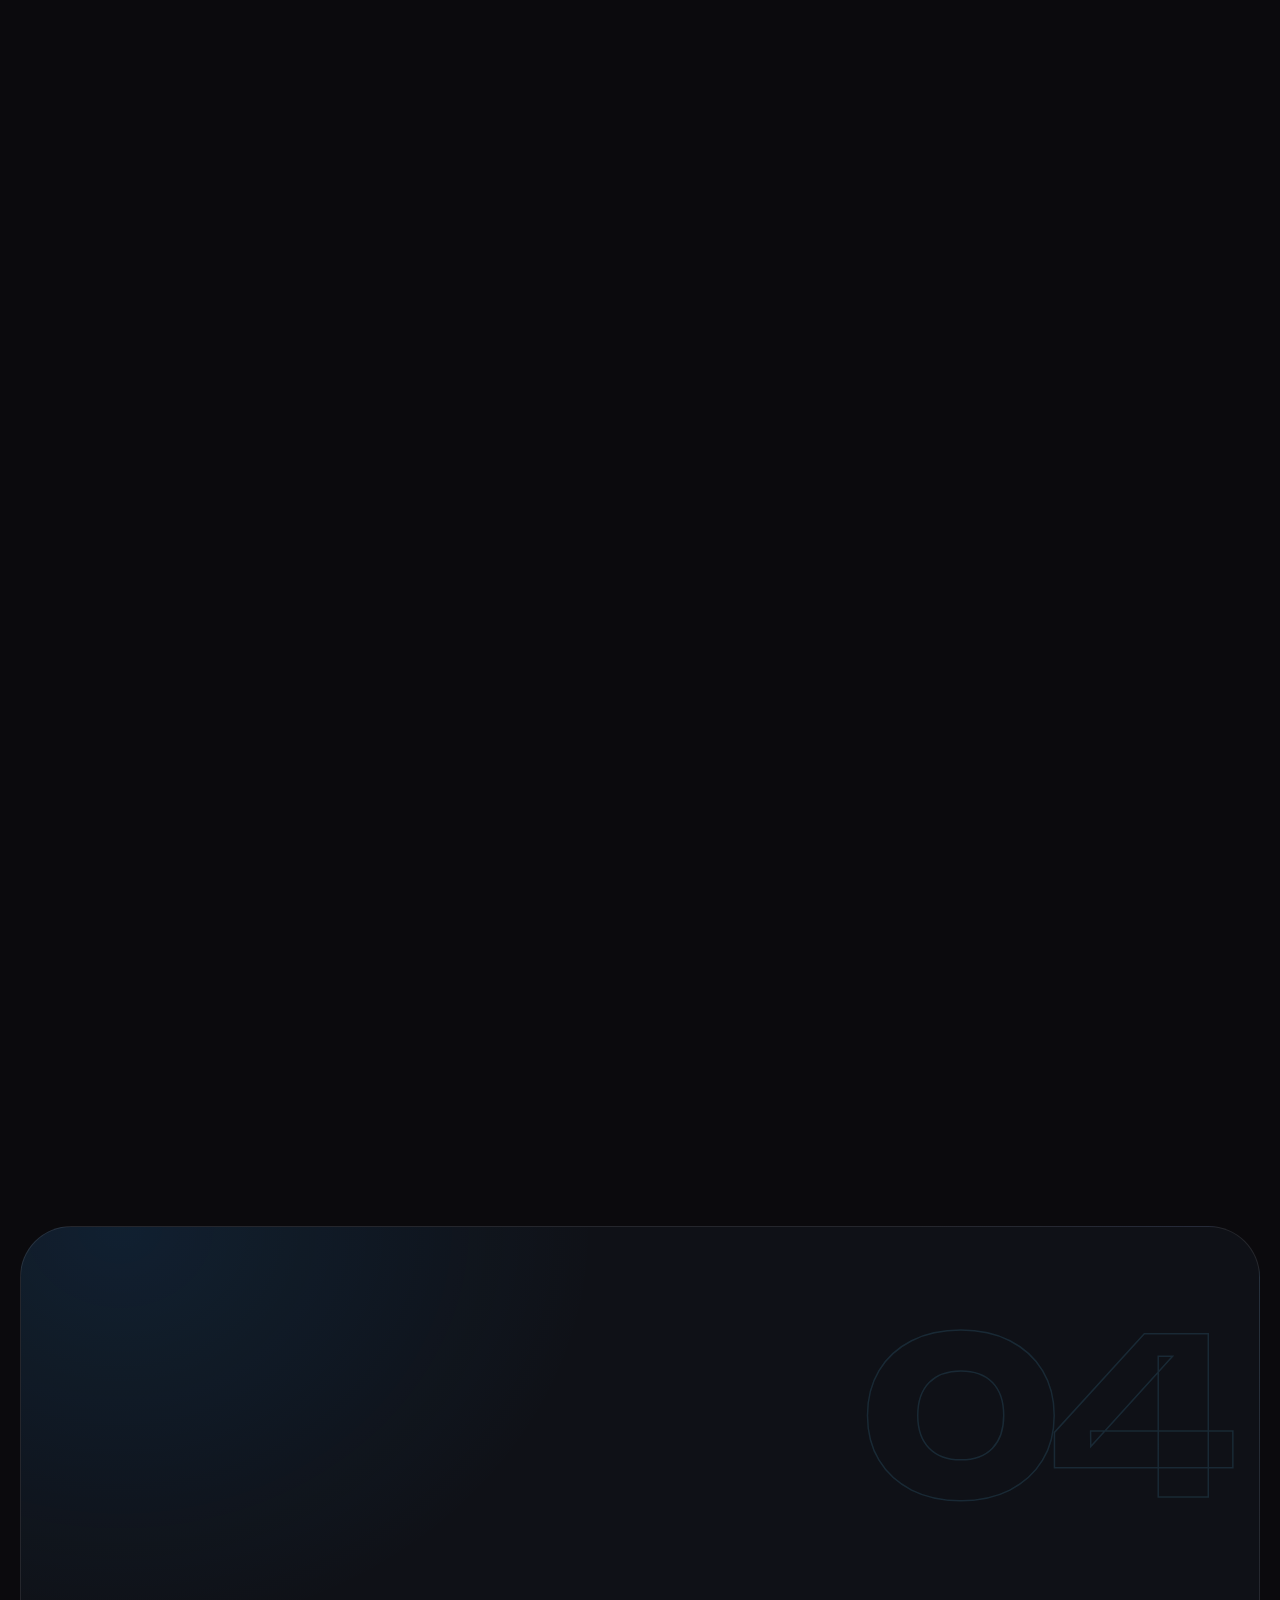
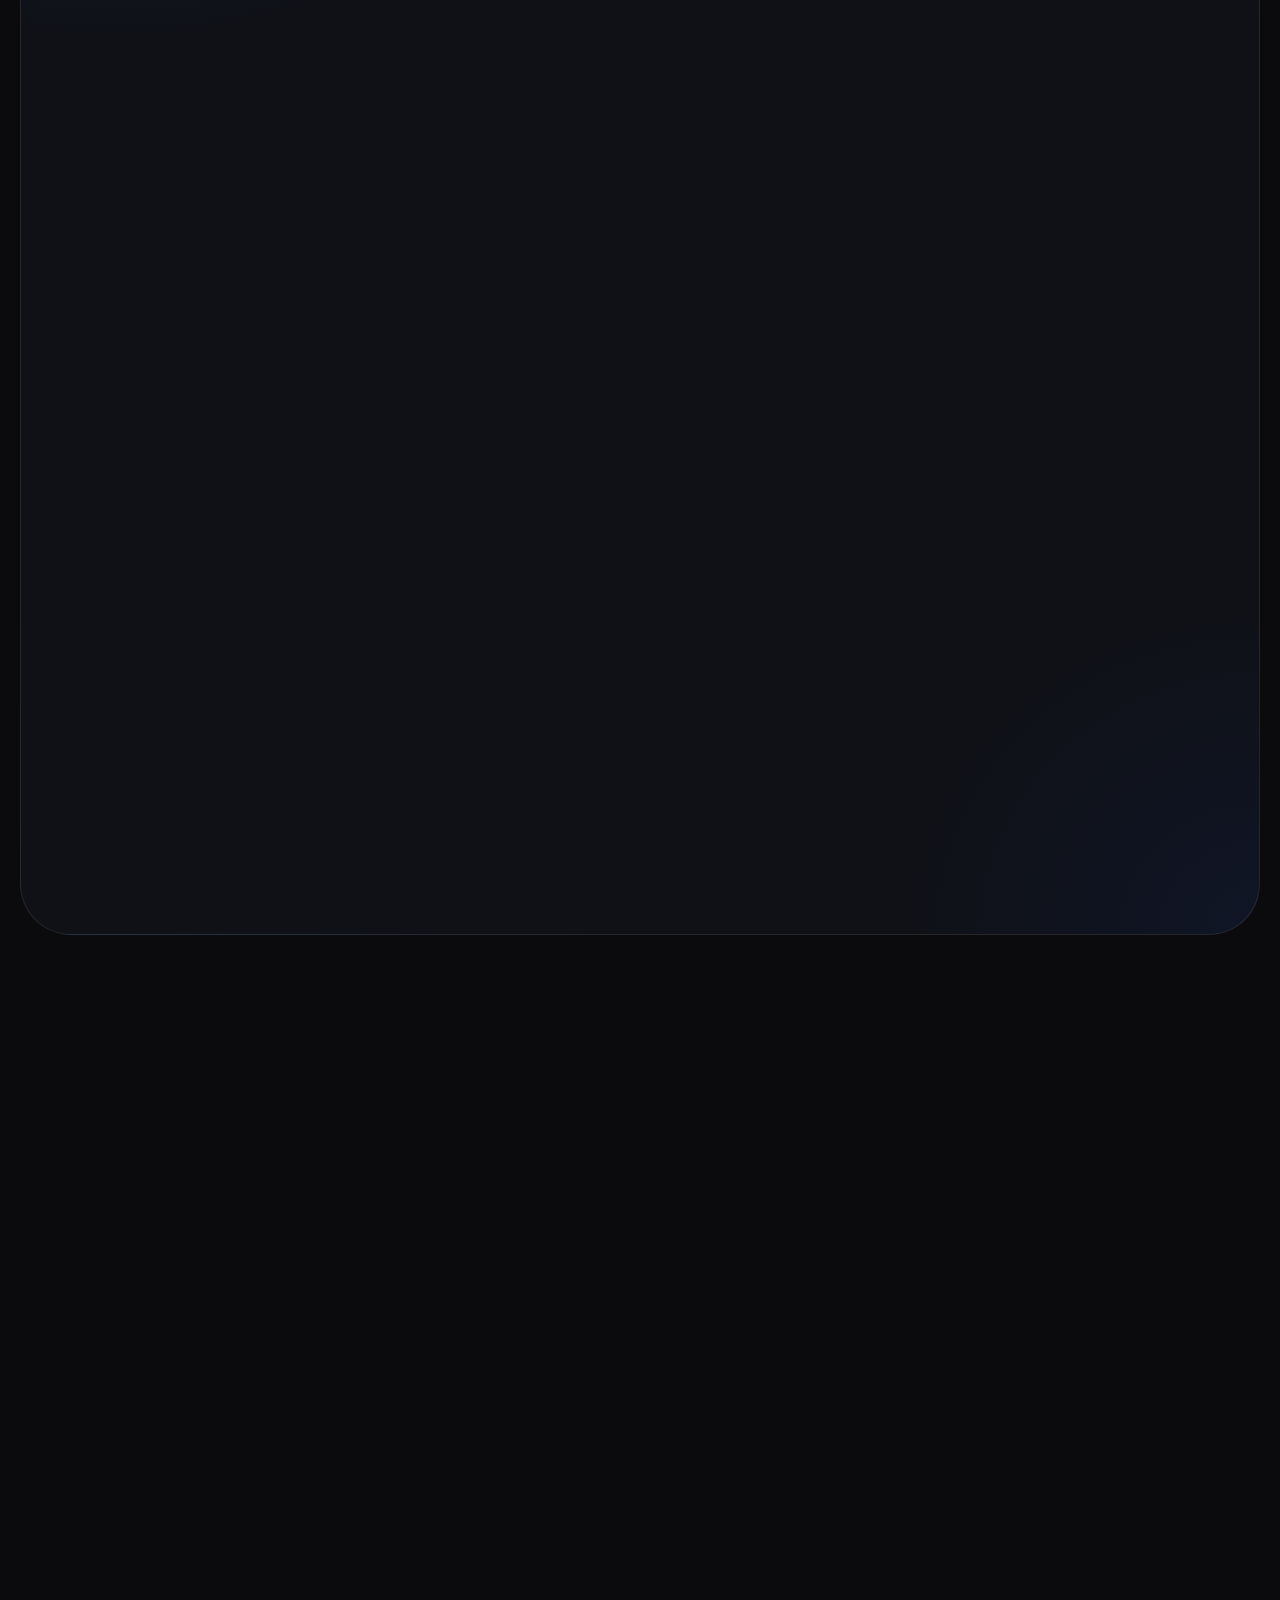
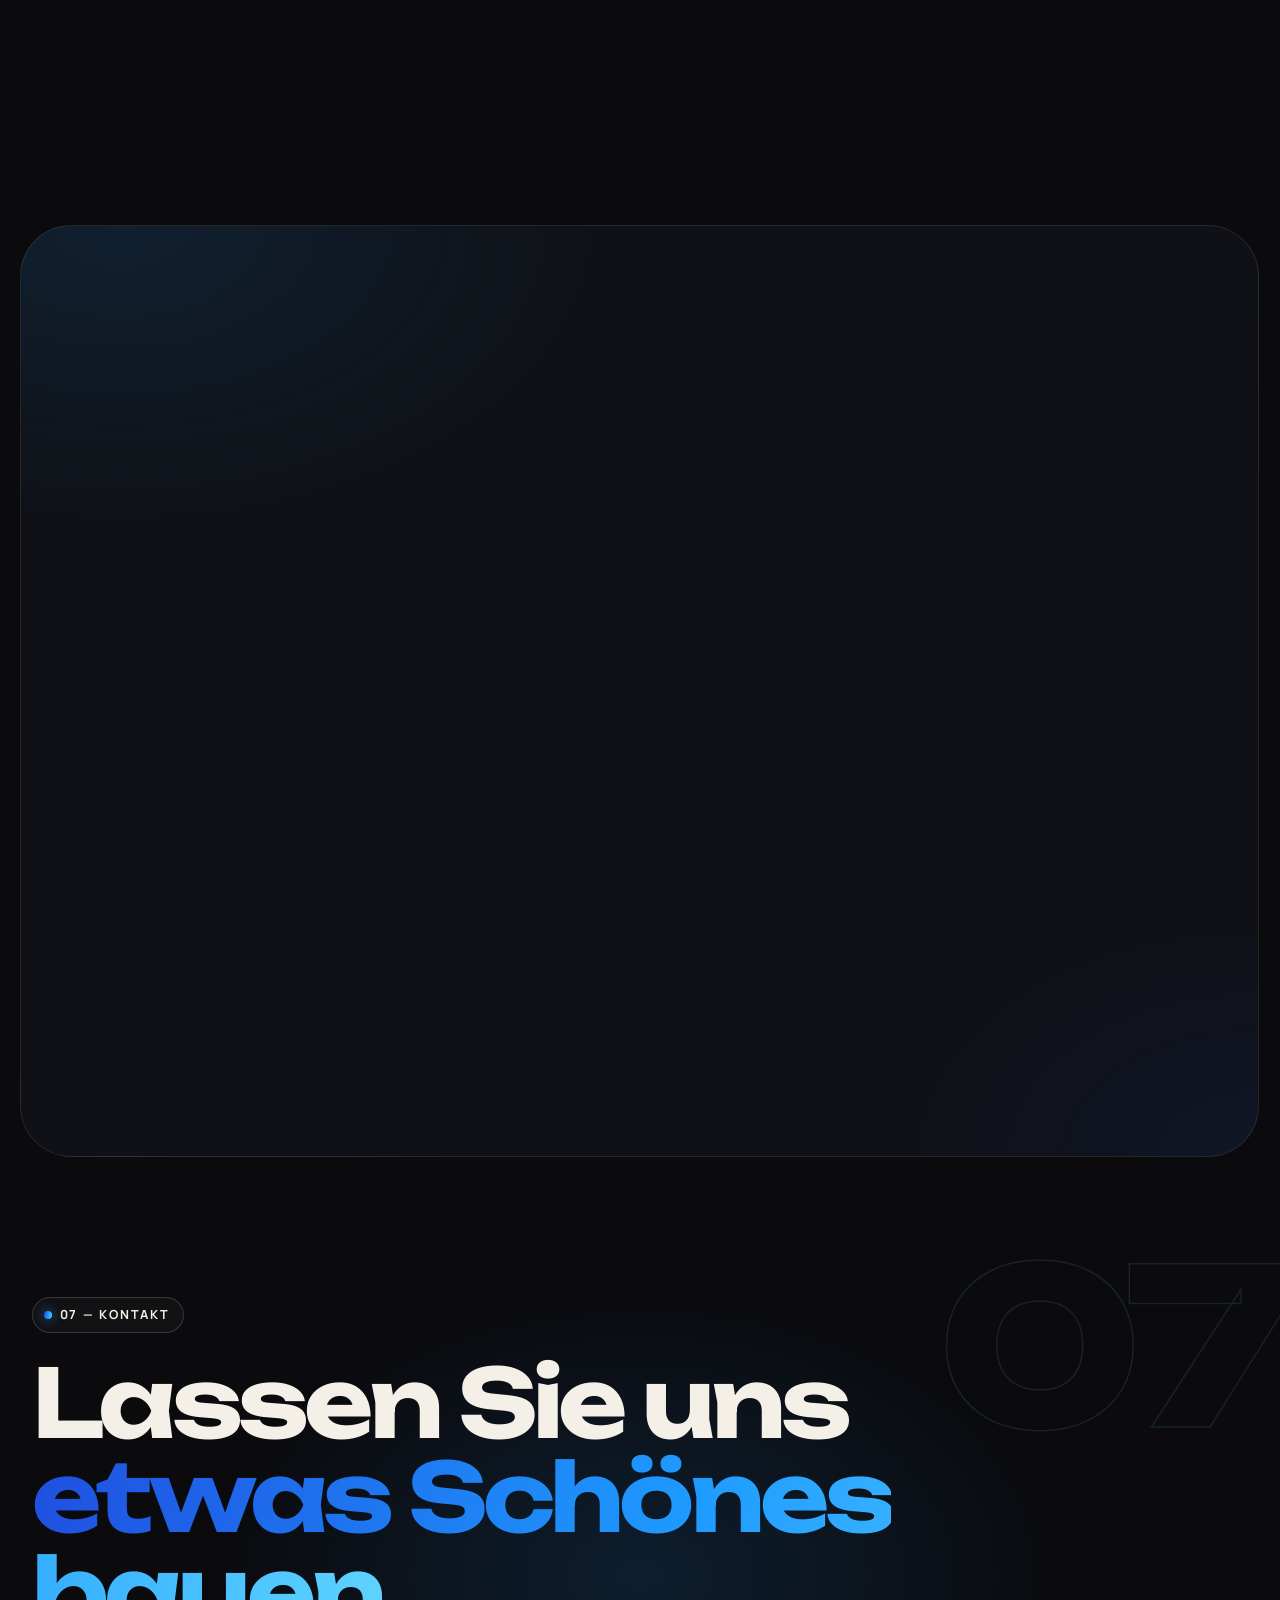
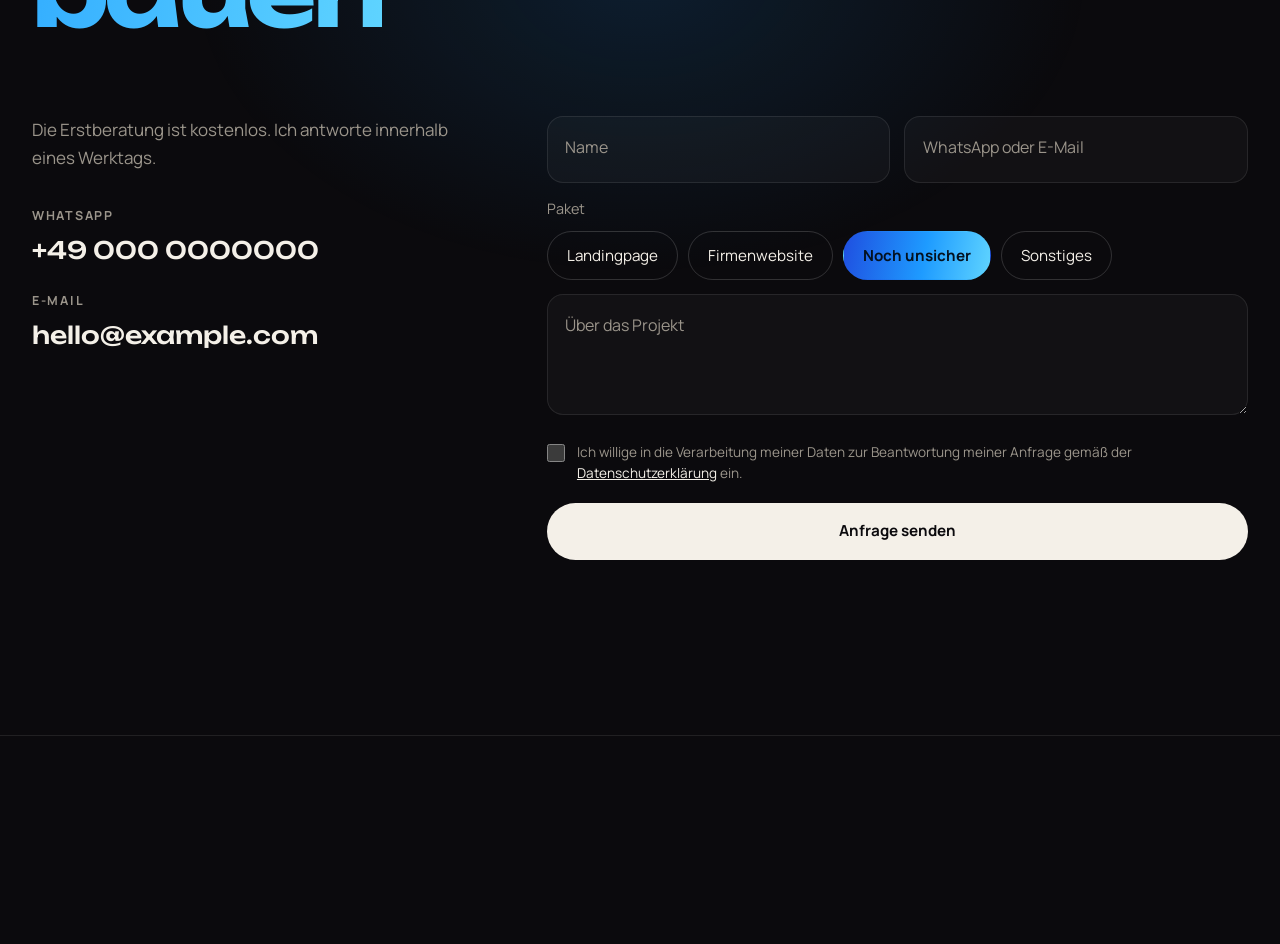
<file: de.html>
<!doctype html>
<html lang="de">
<head>
  <meta charset="utf-8">
  <meta name="viewport" content="width=device-width, initial-scale=1">
  <title>Clearline Studio — Webdesign-Studio</title>
  <meta name="description" content="Unabhängiges Webdesign-Studio: Firmenwebsites und Landingpages mit individuellem Design, handgeschriebenem Code und DSGVO-konform.">
  <meta name="theme-color" content="#0b0a0d">
  <meta name="color-scheme" content="dark">
  <link rel="preload" href="fonts/unbounded-cyrillic-500-normal.woff2" as="font" type="font/woff2" crossorigin>
  <link rel="preload" href="fonts/manrope-cyrillic-400-normal.woff2" as="font" type="font/woff2" crossorigin>
  <link rel="alternate" hreflang="ru" href="index.html">
  <link rel="alternate" hreflang="de" href="de.html">
  <link rel="alternate" hreflang="x-default" href="de.html">
  <link rel="stylesheet" href="fonts/fonts.css">
  <link rel="stylesheet" href="styles.css">
  <script src="boot.js"></script>
  <link rel="icon" href="data:image/svg+xml,<svg xmlns='http://www.w3.org/2000/svg' viewBox='0 0 32 32'><defs><linearGradient id='g' x1='0' y1='0' x2='1' y2='1'><stop offset='0' stop-color='%231f4fe0'/><stop offset='.55' stop-color='%231e9bff'/><stop offset='1' stop-color='%235fd4ff'/></linearGradient></defs><rect width='32' height='32' rx='9' fill='%230b0a0d'/><circle cx='16' cy='16' r='8' fill='url(%23g)'/></svg>">
</head>
<body>
  <a class="skip-link" href="#main">Zum Inhalt</a>

  <header class="hdr">
    <div class="container hdr__inner">
      <a href="#top" class="logo" aria-label="Clearline Studio — zur Startseite"><span class="logo__dot" aria-hidden="true"></span>web studio</a>
      <div class="lang lang--bar" role="group" aria-label="Sprache der Website"><a href="index.html" lang="ru" hreflang="ru">RU</a><a href="de.html" lang="de" hreflang="de" aria-current="page">DE</a></div>
      <button class="nav-toggle" aria-label="Menü öffnen" aria-expanded="false" aria-controls="nav"><span></span><span></span></button>
      <nav class="nav" id="nav">
        <a href="#services">Leistungen</a>
        <a href="#work">Arbeiten</a>
        <a href="#process">Ablauf</a>
        <a href="#pricing">Preise</a>
        <a href="#about">Studio</a>
        <a href="#faq">FAQ</a>
        <div class="lang" role="group" aria-label="Sprache der Website"><a href="index.html" lang="ru" hreflang="ru">RU</a><a href="de.html" lang="de" hreflang="de" aria-current="page">DE</a></div>
        <a href="#contact" class="btn btn--small magnetic">Projekt besprechen</a>
      </nav>
    </div>
  </header>

  <main id="main">
    <!-- ============ HERO ============ -->
    <section class="hero" id="top">
      <div class="desk" aria-hidden="true">
        <div class="win win--cafe">
          <div class="win__bar"><i></i><i></i><i></i><span>kaffee.beispiel</span></div>
          <div class="win__view"><div class="win__page">
            <div class="wp__nav"><b>Café Muster</b><span></span><span></span><span></span></div>
            <div class="wp__hero"><p class="wp__title">Kaffee, frisch geröstet</p><p class="wp__sub">Rösterei &amp; Café</p><span class="wp__btn">Menü</span></div>
            <div class="wp__cards"><i></i><i></i><i></i></div><div class="wp__rows"><i></i><i></i><i></i><i></i></div>
          </div></div>
        </div>
        <div class="win win--build">
          <div class="win__bar"><i></i><i></i><i></i><span>bau.beispiel</span></div>
          <div class="win__view"><div class="win__page">
            <div class="wp__nav"><b>MUSTERBAU</b><span></span><span></span><span></span></div>
            <div class="wp__hero"><p class="wp__title">Bauen mit Plan</p><p class="wp__sub">Sanierung · Ausbau</p><span class="wp__btn">Angebot</span></div>
            <div class="wp__gal"><i></i><i></i><i></i><i></i><i></i><i></i></div><div class="wp__rows"><i></i><i></i><i></i><i></i></div>
          </div></div>
        </div>
        <div class="win win--praxis">
          <div class="win__bar"><i></i><i></i><i></i><span>zahnarzt.beispiel</span></div>
          <div class="win__view"><div class="win__page">
            <div class="wp__nav"><b>Praxis Muster</b><span></span><span></span><span></span></div>
            <div class="wp__hero"><p class="wp__title">Ihre Zahnarztpraxis</p><p class="wp__sub">Termine online</p><span class="wp__btn">Termin</span></div>
            <div class="wp__cards"><i></i><i></i><i></i></div><div class="wp__rows"><i></i><i></i><i></i><i></i></div>
          </div></div>
        </div>
        <div class="win win--photo">
          <div class="win__bar"><i></i><i></i><i></i><span>foto.beispiel</span></div>
          <div class="win__view"><div class="win__page">
            <div class="wp__nav"><b>FOTO MUSTER</b><span></span><span></span><span></span></div>
            <div class="wp__hero"><p class="wp__title">Fotografie</p><p class="wp__sub">Hochzeit · Portrait</p><span class="wp__btn">Galerie</span></div>
            <div class="wp__gal"><i></i><i></i><i></i><i></i><i></i><i></i></div><div class="wp__rows"><i></i><i></i><i></i><i></i></div>
          </div></div>
        </div>
        <div class="desk__dots"><i></i><i></i><i></i><i></i></div>
      </div>
      <div class="container hero__inner">
        <h1 class="hero__title">
          <span class="hero__word" aria-label="Websites"><span class="ch" aria-hidden="true">W</span><span class="ch" aria-hidden="true">e</span><span class="ch" aria-hidden="true">b</span><span class="ch" aria-hidden="true">s</span><span class="ch" aria-hidden="true">i</span><span class="ch" aria-hidden="true">t</span><span class="ch" aria-hidden="true">e</span><span class="ch" aria-hidden="true">s</span><span class="hero__line" aria-hidden="true"></span></span>
          <span class="hero__by reveal">created by <span class="grad">Clearline</span></span>
        </h1>
        <div class="hero__bottom">
          <p class="hero__lead reveal">Individuelles Design, handgeschriebener Code und Liebe zum Detail. Ohne Templates, Baukästen und Vermittler.</p>
          <div class="hero__actions reveal">
            <a href="#contact" class="btn magnetic">Projekt besprechen</a>
            <a href="#pricing" class="btn btn--ghost magnetic">Preise</a>
          </div>
        </div>
      </div>
    </section>

    <!-- ============ MANIFESTO ============ -->
    <section class="manifesto">
      <div class="container">
        <p class="label reveal">Manifest</p>
        <p class="manifesto__text" data-scrub>
          Ich verkaufe keine Templates und verstecke mich nicht hinter Managern. Im Studio gibt es nur mich,
          und jede Website baue ich so, als wäre es meine eigene: schnell, ehrlich, schön bis zum letzten Pixel
          und verständlich ab der ersten Sekunde.
        </p>
      </div>
    </section>

    <!-- ============ SERVICES ============ -->
    <section class="section" id="services">
      <div class="container">
        <div class="section__head" data-num="01">
          <p class="label label--sec reveal">01 — Leistungen</p>
          <h2 class="h2 reveal">Was ich mache</h2>
        </div>
        <ul class="svc" data-orb>
          <li class="svc__row reveal">
            <span class="svc__num">01</span>
            <h3 class="svc__title">Design</h3>
            <p class="svc__text">Struktur, Prototyp und Layouts für alle Bildschirme. Von Grund auf, für Ihr Unternehmen.</p>
            <span class="svc__arrow" aria-hidden="true">↗</span>
          </li>
          <li class="svc__row reveal">
            <span class="svc__num">02</span>
            <h3 class="svc__title">Entwicklung</h3>
            <p class="svc__text">Schneller, sauberer Code, Animationen, Formulare, Anbindung an CRM und Messenger.</p>
            <span class="svc__arrow" aria-hidden="true">↗</span>
          </li>
          <li class="svc__row reveal">
            <span class="svc__num">03</span>
            <h3 class="svc__title">Launch</h3>
            <p class="svc__text">Domain, Hosting, SEO, DSGVO und Sicherheit. Auch nach dem Launch bin ich für Sie da.</p>
            <span class="svc__arrow" aria-hidden="true">↗</span>
          </li>
        </ul>
      </div>
      <div class="orb" aria-hidden="true"></div>
    </section>

    <!-- ============ WORK (будущие работы) ============ -->
    <section class="section section--panel" id="work">
      <div class="container">
        <div class="section__head" data-num="02">
          <p class="label label--sec reveal">02 — Arbeiten</p>
          <h2 class="h2 reveal">Bald hier:<br><span class="grad">meine Projekte</span></h2>
          <p class="muted section__lead reveal">Das Studio ist gerade gestartet, deshalb zeige ich statt eines Portfolios vorerst Konzepte: So sehen meine Ausgangspunkte aus. Ihr Projekt kann das erste in dieser Liste sein.</p>
        </div>

        <div class="work">
          <article class="work__card reveal">
            <div class="work__shot work__shot--cafe" aria-hidden="true">
              <div class="mock">
                <div class="mock__bar"><i></i><i></i><i></i><span>kaffee.beispiel</span></div>
                <div class="mock__body">
                  <div class="mock__nav"><b>Café Muster</b><span>Karte</span><span>Reservieren</span><span>Kontakt</span></div>
                  <p class="mock__title">Frisch geröstet<br>jeden Morgen</p>
                  <p class="mock__btn">Tisch reservieren</p>
                  <div class="mock__cup"></div>
                  <div class="mock__steam"><i></i><i></i><i></i></div>
                </div>
              </div>
              <span class="work__soon">Bald</span>
            </div>
            <div class="work__meta">
              <p class="label">Konzept · Landingpage</p>
              <h3 class="work__title">Cafés und Röstereien</h3>
              <p class="muted">Speisekarte, Tischreservierung, Anfahrt und Bewertungen — auf einem Screen, bequem am Smartphone.</p>
            </div>
          </article>

          <article class="work__card reveal">
            <div class="work__shot work__shot--build" aria-hidden="true">
              <div class="mock">
                <div class="mock__bar"><i></i><i></i><i></i><span>bau.beispiel</span></div>
                <div class="mock__body">
                  <div class="mock__nav"><b>MUSTERBAU</b><span>Leistungen</span><span>Arbeiten</span><span>Preise</span></div>
                  <p class="mock__title">Sanierung aus einer Hand<br>mit Garantie</p>
                  <p class="mock__btn">Kosten berechnen</p>
                  <div class="mock__grid"><i></i><i></i><i></i><i></i><i></i><i></i></div>
                </div>
              </div>
              <span class="work__soon">Bald</span>
            </div>
            <div class="work__meta">
              <p class="label">Konzept · Firmenwebsite</p>
              <h3 class="work__title">Handwerk und Bau</h3>
              <p class="muted">Leistungen, Referenzfotos, Kostenrechner und Anfrage für einen Aufmaßtermin.</p>
            </div>
          </article>
        </div>

        <p class="work__cta reveal"><a href="#contact" class="btn btn--ghost magnetic">Erstes Projekt werden →</a></p>
      </div>
    </section>

    <!-- ============ PROCESS (горизонтальная прокрутка) ============ -->
    <section class="hscroll" id="process">
      <div class="hscroll__sticky">
        <div class="proc__bg" aria-hidden="true"><i></i><i></i><i></i></div>
        <div class="hscroll__track">
          <div class="hscroll__intro">
            <p class="label label--sec">03 — Ablauf</p>
            <h2 class="h2">Fünf Schritte<br><span class="grad">bis zum Launch</span></h2>
            <p class="muted">Transparent in jeder Phase: Sie wissen immer, was gerade passiert und was als Nächstes kommt.</p>
          </div>
          <article class="step">
            <div class="step__top"><span class="step__icon" aria-hidden="true"><svg viewBox="0 0 24 24"><path d="M4 5h16v11H9l-5 4z"/><path d="M8 9.5h8M8 12.5h5"/></svg></span><span class="step__tag">Call · 30 Min.</span></div>
            <span class="step__num" data-n="01">01</span>
            <h3>Kennenlernen</h3>
            <p>30-minütiger Call und ein kurzes Briefing. Ich verstehe Ihre Aufgabe, Ziele und Zielgruppe.</p>
            <span class="step__node" aria-hidden="true"></span>
          </article>
          <article class="step">
            <div class="step__top"><span class="step__icon" aria-hidden="true"><svg viewBox="0 0 24 24"><path d="M6 3h9l4 4v14H6z"/><path d="M14 3v5h5"/><path d="M9.5 14.5l2 2 4-4.5"/></svg></span><span class="step__tag">Festpreis</span></div>
            <span class="step__num" data-n="02">02</span>
            <h3>Vertrag</h3>
            <p>Preis laut gewähltem Paket, Zeitplan und Ablauf. Wir unterschreiben den Vertrag.</p>
            <span class="step__node" aria-hidden="true"></span>
          </article>
          <article class="step">
            <div class="step__top"><span class="step__icon" aria-hidden="true"><svg viewBox="0 0 24 24"><path d="M4 20l4.5-1 10-10-3.5-3.5-10 10z"/><path d="M13.5 7l3.5 3.5"/><path d="M4 20h7"/></svg></span><span class="step__tag">2 Korrekturrunden</span></div>
            <span class="step__num" data-n="03">03</span>
            <h3>Design</h3>
            <p>Erst Prototyp, dann Layouts. Zwei Korrekturrunden sind inklusive.</p>
            <span class="step__node" aria-hidden="true"></span>
          </article>
          <article class="step">
            <div class="step__top"><span class="step__icon" aria-hidden="true"><svg viewBox="0 0 24 24"><path d="M8.5 7L3.5 12l5 5M15.5 7l5 5-5 5"/><path d="M13.5 5l-3 14"/></svg></span><span class="step__tag">Testadresse</span></div>
            <span class="step__num" data-n="04">04</span>
            <h3>Entwicklung</h3>
            <p>Code und Integrationen. Den Fortschritt sehen Sie jederzeit unter einer Testadresse.</p>
            <span class="step__node" aria-hidden="true"></span>
          </article>
          <article class="step">
            <div class="step__top"><span class="step__icon" aria-hidden="true"><svg viewBox="0 0 24 24"><path d="M12 3c3.5 2 5 5.5 5 9.5l-2.5 3h-5L7 12.5C7 8.5 8.5 5 12 3z"/><circle cx="12" cy="10" r="1.8"/><path d="M9.5 15.5L8 20l4-2 4 2-1.5-4.5"/></svg></span><span class="step__tag">Ihre Domain</span></div>
            <span class="step__num" data-n="05">05</span>
            <h3>Launch</h3>
            <p>Prüfung nach Checkliste, Umzug auf Ihre Domain, Übergabe aller Zugänge.</p>
            <span class="step__node" aria-hidden="true"></span>
          </article>
        </div>
        <div class="hscroll__bar" aria-hidden="true"><span></span></div>
      </div>
    </section>

    <!-- ============ PRICING ============ -->
    <section class="section section--panel" id="pricing">
      <div class="container">
        <div class="section__head" data-num="04">
          <p class="label label--sec reveal">04 — Preise</p>
          <h2 class="h2 reveal">Faire Preise.<br><span class="grad">Ohne Überraschungen.</span></h2>
          <p class="muted section__lead reveal">Der Preis ist fest und hängt nur vom gewählten Paket ab — er steigt während des Projekts nicht. Zahlung in zwei Raten: 50&nbsp;% zum Start, 50&nbsp;% nach der Abnahme. Alle Preise sind Endpreise: Gemäß §&nbsp;19&nbsp;UStG wird keine Umsatzsteuer berechnet (Kleinunternehmer).</p>
        </div>

        <div class="plans">
          <article class="plan tilt reveal">
            <div class="plan__glare" aria-hidden="true"></div>
            <p class="label">Landing</p>
            <h3 class="plan__name">Landingpage</h3>
            <p class="plan__price">199 €</p>
            <p class="plan__monthly">+ 29 € / Monat <span>(Hosting, SSL, Updates, Support und kleine Änderungen)</span></p>
            <p class="plan__time">7–14 Tage</p>
            <ul class="plan__list">
              <li>Bis zu 8 Inhaltsblöcke</li>
              <li>Individuelles Design</li>
              <li>Optimiert für alle Bildschirme</li>
              <li>Anfrageformular mit Versand per E-Mail</li>
              <li>Hosting, Updates und Support</li>
            </ul>
            <a href="#contact" class="btn btn--ghost btn--block" data-plan="Landingpage">Auswählen</a>
          </article>

          <article class="plan plan--hot tilt reveal">
            <div class="plan__glare" aria-hidden="true"></div>
            <p class="label">Business <span class="badge">Beliebt</span></p>
            <h3 class="plan__name">Firmenwebsite</h3>
            <p class="plan__price">499 €</p>
            <p class="plan__monthly">+ 39 € / Monat <span>(Hosting, SSL, Updates, Support und kleine Änderungen)</span></p>
            <p class="plan__time">3–5 Wochen</p>
            <ul class="plan__list">
              <li>Bis zu 10 individuelle Seiten</li>
              <li>Designkonzept und UI-Kit</li>
              <li>Blog oder News</li>
              <li>Bis zu 2 zusätzliche Sprachen</li>
              <li>SEO-Grundlagen und DSGVO</li>
              <li>Hosting, Updates und Support</li>
            </ul>
            <a href="#contact" class="btn btn--block" data-plan="Firmenwebsite">Auswählen</a>
          </article>
        </div>

      </div>
    </section>

    <!-- ============ ABOUT ============ -->
    <section class="section" id="about">
      <div class="container">
        <div class="section__head" data-num="05">
          <p class="label label--sec reveal">05 — Studio</p>
          <h2 class="h2 reveal">Eine Person. <span class="grad">Ohne Vermittler.</span></h2>
        </div>
        <div class="stats">
          <div class="stat reveal"><p class="stat__num"><span data-count="1">1</span></p><p class="stat__label">Person vom Briefing bis zum Launch</p></div>
          <div class="stat reveal"><p class="stat__num"><span data-count="0">0</span></p><p class="stat__label">Templates und Baukästen</p></div>
          <div class="stat reveal"><p class="stat__num"><span data-count="2">2</span></p><p class="stat__label">Projekte gleichzeitig, nicht mehr</p></div>
        </div>
        <div class="team team--solo">
          <article class="person reveal">
            <div class="person__ava" aria-hidden="true">D</div>
            <div><h3>David</h3><p class="muted">Gründer des Studios. Design, Entwicklung, Launch und Support — alles mache ich selbst. So sprechen Sie immer direkt mit der Person, die Ihre Website baut.</p></div>
          </article>
        </div>
      </div>
    </section>

    <!-- ============ FAQ ============ -->
    <section class="section section--panel" id="faq">
      <div class="container container--narrow">
        <div class="section__head" data-num="06">
          <p class="label label--sec reveal">06 — Fragen</p>
          <h2 class="h2 reveal">Häufige Fragen</h2>
        </div>
        <div class="faq">
          <details class="reveal"><summary>Kann der Preis während des Projekts steigen?</summary><p>Nein. Der Endpreis ist fest: Er ergibt sich aus dem gewählten Paket und steht im Vertrag. Keine versteckten Zusatzkosten, keine Überraschungen: Wenn Sie selbst etwas über den vereinbarten Umfang hinaus wünschen, nenne ich zuerst den Preis — ohne Ihre Zustimmung ändert sich nichts.</p></details>
          <details class="reveal"><summary>Wie ändere ich Texte und Fotos auf der Website?</summary><p>Schreiben Sie mir einfach per WhatsApp oder E-Mail. Kleine Text- und Bildänderungen sind im Support enthalten (29 € pro Monat für die Landingpage, 39 € für die Firmenwebsite).</p></details>
          <details class="reveal"><summary>Arbeiten Sie mit Vertrag?</summary><p>Ja, ganz offiziell: Vertrag, Rechnung und alle Unterlagen.</p></details>
          <details class="reveal"><summary>Und wenn mir das Ergebnis nicht gefällt?</summary><p>Jede Phase wird mit Ihnen abgestimmt, deshalb gibt es am Ende keine Überraschungen. Trifft das Design nicht Ihre Erwartungen, erstelle ich ein neues Konzept.</p></details>
          <details class="reveal"><summary>Wem gehört die Website?</summary><p>Ihnen. Domain, Hosting und Quellcode laufen auf Ihren Namen, alle Zugänge übergebe ich nach dem Launch.</p></details>
        </div>
      </div>
    </section>

    <!-- ============ CONTACT ============ -->
    <section class="section contact" id="contact">
      <div class="container contact__wrap" data-num="07">
        <p class="label label--sec reveal">07 — Kontakt</p>
        <h2 class="contact__title reveal">Lassen Sie uns<br><span class="grad">etwas Schönes bauen</span></h2>
        <div class="contact__grid">
          <div class="contact__info reveal">
            <p class="muted">Die Erstberatung ist kostenlos. Ich antworte innerhalb eines Werktags.</p>
            <ul class="contact__links">
              <li><span class="label">WhatsApp</span><a href="https://wa.me/490000000000" target="_blank" rel="noopener noreferrer">+49 000 0000000</a></li>
              <li><span class="label">E-mail</span><a href="mailto:hello@example.com">hello@example.com</a></li>
            </ul>
          </div>
          <form class="form reveal" id="contact-form" novalidate>
            <!-- Ловушка для спам-ботов: поле скрыто от людей, боты его заполняют -->
            <div class="form__hp" aria-hidden="true">
              <label>Website <input type="text" name="website" tabindex="-1" autocomplete="off"></label>
            </div>
            <div class="form__row">
              <label class="field"><input type="text" name="name" required maxlength="100" autocomplete="name" placeholder=" "><span>Name</span></label>
              <label class="field"><input type="text" name="contact" required maxlength="200" placeholder=" "><span>WhatsApp oder E-Mail</span></label>
            </div>
            <fieldset class="pick">
              <legend>Paket</legend>
              <div class="pick__opts">
                <label><input type="radio" name="plan" value="Landingpage"><span>Landingpage</span></label>
                <label><input type="radio" name="plan" value="Firmenwebsite"><span>Firmenwebsite</span></label>
                <label><input type="radio" name="plan" value="Noch unsicher" checked><span>Noch unsicher</span></label>
                <label><input type="radio" name="plan" value="Sonstiges"><span>Sonstiges</span></label>
              </div>
            </fieldset>
            <label class="field"><textarea name="message" id="message" rows="3" maxlength="3000" placeholder=" "></textarea><span>Über das Projekt</span></label>
            <label class="consent">
              <input type="checkbox" name="consent" required>
              <span>Ich willige in die Verarbeitung meiner Daten zur Beantwortung meiner Anfrage gemäß der <a href="datenschutz.html">Datenschutzerklärung</a> ein.</span>
            </label>
            <button type="submit" class="btn btn--block magnetic">Anfrage senden</button>
            <p class="form__status" role="status" aria-live="polite"></p>
          </form>
        </div>
      </div>
    </section>
  </main>

  <footer class="footer">
    <div class="container">
      <div class="footer__row">
        <span>© <span id="year"></span> Clearline Studio</span>
        <div class="footer__links">
          <a href="impressum.html">Impressum</a>
          <a href="datenschutz.html">Datenschutz</a>
          <button type="button" class="footer__link" data-cc="show-preferencesModal" hidden>Cookie-Einstellungen</button>
          <a href="#top">Nach oben ↑</a>
        </div>
      </div>
      <p class="footer__mark" aria-hidden="true">clearline</p>
    </div>
  </footer>

  <div class="grain" aria-hidden="true"></div>

  <script src="script.js" defer></script>
  <script src="consent.js" defer></script>
</body>
</html>
</file>
<file: fonts/fonts.css>
/* Шрифты Manrope и Unbounded (SIL OFL 1.1, см. OFL-LICENSE.txt). Хранятся на сайте: без запросов к Google (DSGVO). */
@font-face {
  font-family: "Manrope";
  font-style: normal;
  font-weight: 400;
  font-display: swap;
  src: url("manrope-cyrillic-400-normal.woff2") format("woff2");
  unicode-range: U+0301,U+0400-045F,U+0490-0491,U+04B0-04B1,U+2116;
}
@font-face {
  font-family: "Manrope";
  font-style: normal;
  font-weight: 400;
  font-display: swap;
  src: url("manrope-latin-400-normal.woff2") format("woff2");
  unicode-range: U+0000-00FF,U+0131,U+0152-0153,U+02BB-02BC,U+02C6,U+02DA,U+02DC,U+0304,U+0308,U+0329,U+2000-206F,U+20AC,U+2122,U+2191,U+2193,U+2212,U+2215,U+FEFF,U+FFFD;
}
@font-face {
  font-family: "Manrope";
  font-style: normal;
  font-weight: 500;
  font-display: swap;
  src: url("manrope-cyrillic-500-normal.woff2") format("woff2");
  unicode-range: U+0301,U+0400-045F,U+0490-0491,U+04B0-04B1,U+2116;
}
@font-face {
  font-family: "Manrope";
  font-style: normal;
  font-weight: 500;
  font-display: swap;
  src: url("manrope-latin-500-normal.woff2") format("woff2");
  unicode-range: U+0000-00FF,U+0131,U+0152-0153,U+02BB-02BC,U+02C6,U+02DA,U+02DC,U+0304,U+0308,U+0329,U+2000-206F,U+20AC,U+2122,U+2191,U+2193,U+2212,U+2215,U+FEFF,U+FFFD;
}
@font-face {
  font-family: "Manrope";
  font-style: normal;
  font-weight: 700;
  font-display: swap;
  src: url("manrope-cyrillic-700-normal.woff2") format("woff2");
  unicode-range: U+0301,U+0400-045F,U+0490-0491,U+04B0-04B1,U+2116;
}
@font-face {
  font-family: "Manrope";
  font-style: normal;
  font-weight: 700;
  font-display: swap;
  src: url("manrope-latin-700-normal.woff2") format("woff2");
  unicode-range: U+0000-00FF,U+0131,U+0152-0153,U+02BB-02BC,U+02C6,U+02DA,U+02DC,U+0304,U+0308,U+0329,U+2000-206F,U+20AC,U+2122,U+2191,U+2193,U+2212,U+2215,U+FEFF,U+FFFD;
}
@font-face {
  font-family: "Manrope";
  font-style: normal;
  font-weight: 800;
  font-display: swap;
  src: url("manrope-cyrillic-800-normal.woff2") format("woff2");
  unicode-range: U+0301,U+0400-045F,U+0490-0491,U+04B0-04B1,U+2116;
}
@font-face {
  font-family: "Manrope";
  font-style: normal;
  font-weight: 800;
  font-display: swap;
  src: url("manrope-latin-800-normal.woff2") format("woff2");
  unicode-range: U+0000-00FF,U+0131,U+0152-0153,U+02BB-02BC,U+02C6,U+02DA,U+02DC,U+0304,U+0308,U+0329,U+2000-206F,U+20AC,U+2122,U+2191,U+2193,U+2212,U+2215,U+FEFF,U+FFFD;
}


/* Unbounded (SIL OFL 1.1) — заголовки */
@font-face {
  font-family: "Unbounded";
  font-style: normal;
  font-weight: 500;
  font-display: swap;
  src: url("unbounded-cyrillic-500-normal.woff2") format("woff2");
  unicode-range: U+0301,U+0400-045F,U+0490-0491,U+04B0-04B1,U+2116;
}
@font-face {
  font-family: "Unbounded";
  font-style: normal;
  font-weight: 500;
  font-display: swap;
  src: url("unbounded-latin-500-normal.woff2") format("woff2");
  unicode-range: U+0000-00FF,U+0131,U+0152-0153,U+02BB-02BC,U+02C6,U+02DA,U+02DC,U+0304,U+0308,U+0329,U+2000-206F,U+20AC,U+2122,U+2191,U+2193,U+2212,U+2215,U+FEFF,U+FFFD;
}
@font-face {
  font-family: "Unbounded";
  font-style: normal;
  font-weight: 700;
  font-display: swap;
  src: url("unbounded-cyrillic-700-normal.woff2") format("woff2");
  unicode-range: U+0301,U+0400-045F,U+0490-0491,U+04B0-04B1,U+2116;
}
@font-face {
  font-family: "Unbounded";
  font-style: normal;
  font-weight: 700;
  font-display: swap;
  src: url("unbounded-latin-700-normal.woff2") format("woff2");
  unicode-range: U+0000-00FF,U+0131,U+0152-0153,U+02BB-02BC,U+02C6,U+02DA,U+02DC,U+0304,U+0308,U+0329,U+2000-206F,U+20AC,U+2122,U+2191,U+2193,U+2212,U+2215,U+FEFF,U+FFFD;
}
@font-face {
  font-family: "Unbounded";
  font-style: normal;
  font-weight: 800;
  font-display: swap;
  src: url("unbounded-cyrillic-800-normal.woff2") format("woff2");
  unicode-range: U+0301,U+0400-045F,U+0490-0491,U+04B0-04B1,U+2116;
}
@font-face {
  font-family: "Unbounded";
  font-style: normal;
  font-weight: 800;
  font-display: swap;
  src: url("unbounded-latin-800-normal.woff2") format("woff2");
  unicode-range: U+0000-00FF,U+0131,U+0152-0153,U+02BB-02BC,U+02C6,U+02DA,U+02DC,U+0304,U+0308,U+0329,U+2000-206F,U+20AC,U+2122,U+2191,U+2193,U+2212,U+2215,U+FEFF,U+FFFD;
}

/* Запасные шрифты с подогнанными размерами: пока грузятся Manrope и Unbounded, текст
   занимает почти то же место, и при подмене ничего не прыгает (CLS). Значения посчитаны
   по метрикам самих файлов относительно Arial / Liberation Sans. */
@font-face {
  font-family: "Manrope Fallback"; font-weight: 100 599;
  src: local("Arial"), local("ArialMT"), local("Helvetica"), local("Liberation Sans");
  size-adjust: 101.42%; ascent-override: 105.11%; descent-override: 29.58%; line-gap-override: 0%;
}
@font-face {
  font-family: "Manrope Fallback"; font-weight: 600 900;
  src: local("Arial Bold"), local("Arial-BoldMT"), local("Helvetica Bold"), local("Liberation Sans Bold");
  size-adjust: 98.83%; ascent-override: 107.86%; descent-override: 30.36%; line-gap-override: 0%;
}
@font-face {
  font-family: "Unbounded Fallback"; font-weight: 100 599;
  src: local("Arial"), local("ArialMT"), local("Helvetica"), local("Liberation Sans");
  size-adjust: 138.45%; ascent-override: 71.87%; descent-override: 17.7%; line-gap-override: 0%;
}
@font-face {
  font-family: "Unbounded Fallback"; font-weight: 600 900;
  src: local("Arial Bold"), local("Arial-BoldMT"), local("Helvetica Bold"), local("Liberation Sans Bold");
  size-adjust: 132.5%; ascent-override: 75.1%; descent-override: 18.5%; line-gap-override: 0%;
}
</file>
<file: styles.css>
/* ==========================================================================
   Clearline Studio — тёплый чёрный, слоновая кость и тёмно-голубой градиент
   ========================================================================== */

@property --angle {
  syntax: "<angle>";
  inherits: false;
  initial-value: 0deg;
}

:root {
  color-scheme: dark;

  --bg: #0b0a0d;
  --bg-2: #121116;
  --card: rgba(255, 255, 255, 0.03);
  --line: rgba(255, 255, 255, 0.09);
  --line-2: rgba(255, 255, 255, 0.16);
  --text: #f4f0e8;
  --muted: #9b958b;
  --dim: #5f5a53;

  --g1: #1f4fe0;
  --g2: #1e9bff;
  --g3: #5fd4ff;
  --grad: linear-gradient(100deg, var(--g1) 0%, var(--g2) 55%, var(--g3) 100%);
  --on-grad: #04111f;

  --display: "Unbounded", "Unbounded Fallback", system-ui, sans-serif;
  --font: "Manrope", "Manrope Fallback", system-ui, -apple-system, "Segoe UI", sans-serif;

  --radius: 22px;
  --ease: cubic-bezier(0.22, 1, 0.36, 1);
  --ease-back: cubic-bezier(0.34, 1.56, 0.64, 1);
}

*, *::before, *::after { box-sizing: border-box; }

html { background: var(--bg); scroll-padding-top: 90px; overflow-x: clip; }
@media (prefers-reduced-motion: no-preference) { html { scroll-behavior: smooth; } }

body {
  margin: 0;
  font-family: var(--font);
  font-size: 17px;
  line-height: 1.6;
  color: var(--text);
  background: var(--bg);
  -webkit-font-smoothing: antialiased;
  overflow-x: clip;
}

h1, h2, h3 { margin: 0; font-weight: 700; line-height: 1.05; }
p { margin: 0 0 1em; }
a { color: inherit; }
::selection { background: var(--g2); color: var(--on-grad); }
:focus-visible { outline: 2px solid var(--g3); outline-offset: 4px; border-radius: 8px; }

.sr-only { position: absolute; width: 1px; height: 1px; padding: 0; margin: -1px; overflow: hidden; clip: rect(0 0 0 0); white-space: nowrap; border: 0; }
.skip-link { position: absolute; left: 16px; top: -80px; z-index: 200; padding: 10px 16px; border-radius: 12px; background: var(--text); color: var(--bg); }
.skip-link:focus { top: 16px; }

.container { width: 100%; max-width: 1280px; margin: 0 auto; padding: 0 32px; }
.container--narrow { max-width: 880px; }

.muted { color: var(--muted); }
.grad {
  background: var(--grad);
  -webkit-background-clip: text;
  background-clip: text;
  color: transparent;
}
.label {
  display: inline-flex; align-items: center; gap: .6em;
  margin: 0 0 1.4rem;
  font-size: .78rem; font-weight: 600; letter-spacing: .14em; text-transform: uppercase;
  color: var(--muted);
}
.h2 { font-family: var(--display); font-size: clamp(2rem, 5vw, 4.2rem); letter-spacing: -0.03em; font-weight: 700; }

/* ---------- Появление ---------- */
.js .reveal { opacity: 0; transform: translateY(40px); filter: blur(8px); }
.js .reveal.in {
  opacity: 1; transform: none; filter: none;
  transition: opacity 1s var(--ease), transform 1.1s var(--ease), filter 1s var(--ease);
  transition-delay: var(--d, 0s);
}

/* ---------- Кнопки ---------- */
.btn {
  position: relative; overflow: hidden;
  display: inline-flex; align-items: center; justify-content: center;
  padding: 1em 1.7em;
  border: 1px solid transparent; border-radius: 999px;
  background: var(--text); color: var(--bg);
  font: inherit; font-weight: 700; font-size: .95rem; text-decoration: none;
  cursor: pointer; isolation: isolate;
  transition: color .4s var(--ease), border-color .3s;
}
.btn::before {
  content: ""; position: absolute; inset: 0; z-index: -1;
  background: var(--grad);
  transform: translateY(101%); border-radius: inherit;
  transition: transform .5s var(--ease);
}
.btn:hover::before { transform: none; }
.btn:hover { color: var(--on-grad); }
.btn--ghost { background: transparent; color: var(--text); border-color: var(--line-2); }
.btn--small { padding: .65em 1.2em; font-size: .88rem; }
.btn--block { width: 100%; }
.btn[disabled] { opacity: .6; cursor: progress; }
.magnetic { will-change: transform; transition: transform .5s var(--ease), color .4s var(--ease), border-color .3s; }

/* ---------- Шапка ---------- */
.hdr {
  position: fixed; top: 0; left: 0; right: 0; z-index: 60;
  transition: transform .5s var(--ease), background-color .4s, border-color .4s;
  border-bottom: 1px solid transparent;
}
.hdr.is-scrolled {
  background: rgba(11, 10, 13, .7);
  -webkit-backdrop-filter: blur(18px) saturate(140%); backdrop-filter: blur(18px) saturate(140%);
  border-bottom-color: var(--line);
}
.hdr.is-hidden { transform: translateY(-100%); }
.hdr__inner { display: flex; align-items: center; justify-content: space-between; height: 76px; }

.logo { display: inline-flex; align-items: center; gap: .55em; white-space: nowrap; font-family: var(--display); font-weight: 700; font-size: 1.15rem; letter-spacing: -.02em; text-decoration: none; }
.logo__dot { width: 14px; height: 14px; border-radius: 50%; background: var(--grad); box-shadow: 0 0 18px rgba(30, 155, 255, .6); transition: transform .6s var(--ease-back); }
.logo:hover .logo__dot { transform: scale(1.4); }

.nav { display: flex; align-items: center; gap: 30px; }
.nav .btn { white-space: nowrap; }
/* Переключатель языка */
.lang { display: inline-flex; align-items: center; padding: 3px; border: 1px solid var(--line-2); border-radius: 99px; background: rgba(255,255,255,.03); }
.lang a, .nav .lang a:not(.btn) { padding: .35em .7em; border-radius: 99px; font-size: .78rem; font-weight: 700; letter-spacing: .06em; color: var(--muted); text-decoration: none; transition: color .3s, background-color .3s; }
.nav .lang a::after { display: none; }
.lang a:hover { color: var(--text); }
.lang a[aria-current="page"], .nav .lang a[aria-current="page"]:not(.btn) { background: var(--text); color: var(--bg); }
.lang--bar { display: none; margin-left: auto; margin-right: 14px; }
@media (max-width: 900px) and (min-width: 761px) { .nav { gap: 20px; } .nav a:not(.btn) { font-size: .92rem; } }
@media (max-width: 860px) and (min-width: 761px) { .nav .btn { display: none; } }
.nav a:not(.btn) { position: relative; text-decoration: none; font-size: .93rem; font-weight: 500; color: var(--muted); transition: color .3s; }
.nav a:not(.btn)::after { content: ""; position: absolute; left: 0; right: 0; bottom: -4px; height: 1px; background: var(--grad); transform: scaleX(0); transform-origin: right; transition: transform .45s var(--ease); }
.nav a:not(.btn):hover, .nav a.is-current { color: var(--text); }
.nav a:not(.btn):hover::after, .nav a.is-current::after { transform: scaleX(1); transform-origin: left; }

.nav-toggle { display: none; flex-direction: column; gap: 7px; padding: 12px; margin-right: -12px; background: none; border: 0; cursor: pointer; }
.nav-toggle span { width: 26px; height: 2px; border-radius: 2px; background: var(--text); transition: transform .4s var(--ease); }
.nav-toggle[aria-expanded="true"] span:first-child { transform: translateY(4.5px) rotate(45deg); }
.nav-toggle[aria-expanded="true"] span:last-child { transform: translateY(-4.5px) rotate(-45deg); }

/* ---------- Hero ---------- */
.hero { position: relative; min-height: 100vh; min-height: 100svh; display: flex; overflow: hidden; }
.hero::before {
  content: ""; position: absolute; inset: -20% -10% auto; height: 90%; z-index: 0;
  background:
    radial-gradient(40% 50% at 25% 45%, rgba(31, 79, 224, .26), transparent 70%),
    radial-gradient(35% 45% at 75% 55%, rgba(30, 155, 255, .16), transparent 70%);
  pointer-events: none;
}
/* «Рабочие столы»: окна разных сайтов листаются, как в обзоре окон на Linux. Чисто декоративно */
.desk {
  --dw: min(23.1vw, 357px);
  position: absolute; z-index: 1; top: 50%; right: calc(max(72px, calc((100vw - 1216px) / 2)) + 70px);
  width: var(--dw); aspect-ratio: 4 / 3.1; translate: 0 -74%;
  font-size: calc(var(--dw) / 30);
  pointer-events: none; user-select: none;
  opacity: 0; animation: deskIn 1.2s var(--ease) .9s forwards;
}
@keyframes deskIn { from { opacity: 0; transform: translateY(30px); } to { opacity: 1; transform: none; } }
.win {
  --shade: 0;
  position: absolute; inset: 0;
  display: flex; flex-direction: column;
  border-radius: 1em; overflow: hidden;
  border: 1px solid rgba(255,255,255,.12);
  background: #15161b;
  box-shadow: 0 2.4em 5em -1.6em rgba(0,0,0,.75), 0 0 0 1px rgba(0,0,0,.4);
  transform-origin: 50% 100%;
  transition: transform .9s var(--ease), opacity .9s var(--ease);
  will-change: transform, opacity;
  contain: layout paint;
}
.win[data-pos="0"] { z-index: 4; transform: none; opacity: 1; }
.win[data-pos="1"] { z-index: 3; transform: translate(7%, -9%) scale(.9); opacity: .7; --shade: .4; }
.win[data-pos="2"] { z-index: 2; transform: translate(14%, -18%) scale(.8); opacity: .45; --shade: .55; }
.win[data-pos="3"] { z-index: 1; transform: translate(21%, -27%) scale(.7); opacity: .2; --shade: .65; }
.win::after { content: ""; position: absolute; inset: 0; z-index: 2; background: #05070c; opacity: var(--shade, 0); transition: opacity .9s var(--ease); pointer-events: none; }
.win.is-out { z-index: 5; transform: translate(-12%, 14%) scale(.86) rotate(-3deg); opacity: 0; transition-duration: .6s; }
.win.no-anim { transition: none; }
.win__bar { flex: none; display: flex; align-items: center; gap: .45em; height: 2.2em; padding: 0 .9em; background: rgba(255,255,255,.06); border-bottom: 1px solid rgba(255,255,255,.07); }
.win__bar i { width: .6em; height: .6em; border-radius: 50%; background: rgba(255,255,255,.22); }
.win__bar i:first-child { background: #ff5f57; } .win__bar i:nth-child(2) { background: #febc2e; } .win__bar i:nth-child(3) { background: #28c840; }
.win__bar span { margin-left: .8em; padding: .2em .9em; border-radius: 99px; background: rgba(127,127,127,.18); font-size: .78em; color: inherit; opacity: .75; letter-spacing: .02em; }
.win__view { position: relative; flex: 1; overflow: hidden; }
.win__page { padding: 1em 1.3em 2em; }
.win[data-pos="0"] .win__page { animation: pageScroll 3.4s ease-in-out .5s both; }
@keyframes pageScroll { 0%, 15% { transform: none; } 85%, 100% { transform: translateY(-16%); } }
.wp__nav { display: flex; align-items: center; gap: .9em; margin-bottom: 1.4em; font-size: .9em; }
.wp__nav b { margin-right: auto; font-family: var(--display); letter-spacing: -.02em; }
.wp__nav span { width: 2.6em; height: .35em; border-radius: 9px; background: currentColor; opacity: .3; }
.wp__hero { padding: 1.6em 1.4em; border-radius: .8em; margin-bottom: 1em; }
.wp__title { margin: 0 0 .3em; font-family: var(--display); font-size: 1.9em; font-weight: 700; letter-spacing: -.04em; line-height: 1.05; }
.wp__sub { margin: 0 0 1em; font-size: .9em; opacity: .7; }
.wp__btn { display: inline-block; padding: .45em 1.1em; border-radius: 99px; font-size: .8em; font-weight: 700; }
.wp__cards, .wp__gal { display: grid; grid-template-columns: repeat(3, 1fr); gap: .7em; margin-bottom: 1em; }
.wp__cards i { height: 5.5em; border-radius: .6em; background: currentColor; opacity: .1; }
.wp__gal i { aspect-ratio: 1; border-radius: .5em; }
.wp__rows { display: grid; gap: .6em; }
.wp__rows i { height: .5em; border-radius: 9px; background: currentColor; opacity: .14; }
.wp__rows i:nth-child(2) { width: 80%; } .wp__rows i:nth-child(3) { width: 90%; } .wp__rows i:nth-child(4) { width: 60%; }
/* Отдельные «сайты» */
.win--cafe { background: #f3e6d6; color: #2a1a12; }
.win--cafe .wp__hero { background: linear-gradient(135deg, #3b2418, #1d110b); color: #f3e6d6; }
.win--cafe .wp__btn { background: #ff9a4a; color: #2a1a12; }
.win--build { background: #0d1117; color: #e6edf3; }
.win--build .wp__hero { background: linear-gradient(135deg, #10283a, #0b141c); border: 1px solid #00f0ff33; }
.win--build .wp__btn { background: #00e0f0; color: #04121a; }
.win--build .wp__gal i { background: linear-gradient(135deg, #1d2733, #2a3a4c); }
.win--build .wp__gal i:nth-child(2), .win--build .wp__gal i:nth-child(6) { background: linear-gradient(135deg, #00f0ff55, #1d2733); }
.win--praxis { background: #f5fbfa; color: #10302c; }
.win--praxis .wp__hero { background: linear-gradient(135deg, #cdeee8, #e9f7f4); }
.win--praxis .wp__btn { background: #148f7d; color: #fff; }
.win--photo { background: #101010; color: #eee; }
.win--photo .wp__hero { background: radial-gradient(120% 120% at 80% 0%, #3a3a3a, #121212); }
.win--photo .wp__title { font-weight: 400; letter-spacing: .12em; text-transform: uppercase; font-size: 1.5em; }
.win--photo .wp__btn { border: 1px solid #eee; }
.win--photo .wp__gal i { background: linear-gradient(160deg, #5b5b5b, #222); }
.win--photo .wp__gal i:nth-child(odd) { background: linear-gradient(160deg, #8a7a66, #2a241e); }
@media (max-height: 560px), (max-width: 760px) and (max-height: 780px) { .desk { display: none; } }
/* Переключатель рабочих столов */
.desk__dots { position: absolute; left: 50%; bottom: -2.6em; translate: -50% 0; display: flex; gap: .6em; }
.desk__dots i { width: .55em; height: .55em; border-radius: 99px; background: rgba(255,255,255,.2); transition: width .5s var(--ease), background-color .5s; }
.desk__dots i.is-on { width: 1.8em; background: var(--g2); }
.hero__inner { position: relative; z-index: 2; display: flex; flex-direction: column; justify-content: center; padding-top: 120px; padding-bottom: 48px; pointer-events: none; }
.hero__inner a, .hero__inner button { pointer-events: auto; }


.hero__title { display: flex; flex-direction: column; }
.hero__pre { font-family: var(--display); font-size: clamp(1.4rem, 3.2vw, 2.6rem); font-weight: 500; letter-spacing: -0.02em; color: var(--muted); }
.hero__by { margin: 0 0 1.6rem; font-family: var(--display); font-size: clamp(1.2rem, 2.8vw, 2.3rem); font-weight: 500; letter-spacing: -0.02em; color: var(--muted); }
.hero__word {
  position: relative; align-self: flex-start;
  display: inline-block;
  font-family: var(--display); font-weight: 500;
  font-size: clamp(3.6rem, 13.5vw, 12.5rem);
  line-height: 1.02; letter-spacing: -0.04em;
  white-space: nowrap;
  margin: .05em 0 .3em;
  color: var(--text);
}
/* Буквы поднимаются по очереди, затем под словом прочерчивается «чистая линия» (clear line),
   а по буквам время от времени пробегает голубая волна */
.hero__word .ch {
  display: inline-block;
  opacity: 0; translate: 0 .35em;
  animation: chIn 1s var(--ease) forwards, chWave 7s ease-in-out 2.4s infinite;
  transition: color .35s;
}
.hero__word .ch:nth-child(2) { animation-delay: .08s, 2.52s; }
.hero__word .ch:nth-child(3) { animation-delay: .16s, 2.64s; }
.hero__word .ch:nth-child(4) { animation-delay: .24s, 2.76s; }
.hero__word .ch:nth-child(5) { animation-delay: .32s, 2.88s; }
.hero__word .ch:hover { color: var(--g3); }
@keyframes chIn { to { opacity: 1; translate: 0 0; } }
@keyframes chWave {
  0%, 12%, 100% { transform: none; color: var(--text); }
  6% { transform: translateY(-.07em); color: var(--g3); }
}
.hero__line {
  position: absolute; left: .02em; right: .04em; bottom: -.08em;
  height: max(3px, .035em); border-radius: 99px;
  background: var(--grad);
  transform: scaleX(0); transform-origin: left;
  animation: lineIn 1.1s var(--ease) .7s forwards;
  overflow: hidden;
}
.hero__line::after {
  content: ""; position: absolute; top: 0; bottom: 0; left: 0; width: 22%;
  background: linear-gradient(90deg, transparent, rgba(255,255,255,.85), transparent);
  transform: translateX(-120%);
  animation: lineGlint 4.5s ease-in-out 2s infinite;
}
@keyframes lineIn { to { transform: scaleX(1); } }
@keyframes lineGlint { 0% { transform: translateX(-120%); } 40%, 100% { transform: translateX(560%); } }

.hero__bottom { display: flex; flex-wrap: wrap; align-items: flex-end; justify-content: space-between; gap: 28px; }
.hero__lead { max-width: 470px; margin: 0; font-size: 1.1rem; color: var(--muted); }
.hero__actions { display: flex; flex-wrap: wrap; gap: 12px; }

/* ---------- Разделение разделов при прокрутке ---------- */
/* Каждый второй раздел — отдельная «панель» со своим фоном и голубым свечением */
.section--panel {
  margin: 0 clamp(8px, 1.6vw, 24px);
  border: 1px solid var(--line);
  border-radius: clamp(26px, 4vw, 52px);
  background:
    radial-gradient(55% 45% at 8% 0%, rgba(30, 155, 255, .11), transparent 70%),
    radial-gradient(40% 35% at 100% 100%, rgba(31, 79, 224, .08), transparent 70%),
    #0f1117;
}
/* Метка раздела — табличка с точкой */
.label--sec {
  padding: .55em 1.1em .55em .9em;
  border: 1px solid var(--line-2); border-radius: 99px;
  background: rgba(255, 255, 255, .03);
  color: var(--text);
}
.label--sec::before { content: ""; width: 8px; height: 8px; border-radius: 50%; background: var(--grad); box-shadow: 0 0 12px rgba(30, 155, 255, .8); }
/* Огромный контурный номер раздела на фоне заголовка */
.section__head[data-num], .hscroll__intro[data-num], .contact__wrap[data-num] { position: relative; isolation: isolate; }
.section__head[data-num]::after, .hscroll__intro[data-num]::after, .contact__wrap[data-num]::after {
  content: attr(data-num);
  position: absolute; right: 0; top: -.28em; z-index: -1;
  font-family: var(--display); font-weight: 800; font-size: clamp(6rem, 17vw, 15rem); line-height: 1; letter-spacing: -.06em;
  color: transparent; -webkit-text-stroke: 1.5px rgba(95, 212, 255, .13);
  pointer-events: none; user-select: none;
}
/* Полоса прогресса прокрутки */
.progress { position: fixed; left: 0; top: 0; right: 0; z-index: 110; height: 2px; background: var(--grad); transform-origin: left; transform: scaleX(0); pointer-events: none; }
/* Навигатор по разделам справа (широкие экраны) */
.rail { position: fixed; right: 22px; top: 50%; z-index: 60; translate: 0 -50%; display: none; flex-direction: column; gap: 4px; opacity: 0; transition: opacity .5s var(--ease); }
.rail.is-shown { opacity: 1; }
.rail a { display: flex; align-items: center; justify-content: flex-end; gap: 12px; height: 26px; text-decoration: none; }
.rail span { font-size: .74rem; font-weight: 600; letter-spacing: .1em; text-transform: uppercase; color: var(--muted); opacity: 0; translate: 6px 0; transition: opacity .35s, translate .35s var(--ease), color .3s; white-space: nowrap; }
.rail i { flex: none; width: 8px; height: 8px; border-radius: 99px; background: rgba(255, 255, 255, .25); transition: height .4s var(--ease), background-color .3s; }
.rail a:hover span, .rail a.is-on span { opacity: 1; translate: 0 0; }
.rail a.is-on span { color: var(--text); }
.rail a.is-on i { height: 26px; background: var(--g2); box-shadow: 0 0 12px rgba(30, 155, 255, .7); }
@media (min-width: 1280px) { .rail { display: flex; } }

/* ---------- Манифест ---------- */
.manifesto { padding: clamp(60px, 8vw, 120px) 0 clamp(70px, 10vw, 140px); }
.manifesto__text { max-width: 1100px; margin: 0; font-family: var(--display); font-weight: 500; font-size: clamp(1.5rem, 3.6vw, 3.1rem); line-height: 1.28; letter-spacing: -0.025em; }
.manifesto__text .w { opacity: .14; transition: opacity .35s linear; }
.manifesto__text .w.on { opacity: 1; }

/* ---------- Секции ---------- */
.section { position: relative; padding: clamp(80px, 11vw, 150px) 0; }
.section__head { margin-bottom: clamp(40px, 5vw, 64px); }
.section__lead { max-width: 560px; margin-top: 1.4rem; font-size: 1.05rem; }

/* ---------- Услуги ---------- */
.svc { list-style: none; margin: 0; padding: 0; border-bottom: 1px solid var(--line); position: relative; z-index: 1; }
.svc__row {
  display: grid; grid-template-columns: 80px 1.1fr 1fr 60px; align-items: center; gap: 24px;
  padding: clamp(26px, 3.5vw, 42px) 0;
  border-top: 1px solid var(--line);
  cursor: default;
}
.svc__num { font-size: .85rem; color: var(--dim); font-weight: 600; letter-spacing: .1em; }
.svc__title { font-family: var(--display); font-size: clamp(1.9rem, 4.4vw, 3.8rem); letter-spacing: -0.035em; transition: transform .6s var(--ease); }
.svc__text { margin: 0; color: var(--muted); max-width: 420px; transition: color .4s; }
.svc__arrow { justify-self: end; display: grid; place-items: center; width: 52px; height: 52px; border-radius: 50%; border: 1px solid var(--line-2); font-size: 1.2rem; transition: transform .6s var(--ease), background-color .4s, color .4s, border-color .4s; }
.svc__row:hover .svc__title { transform: translateX(18px); background: var(--grad); -webkit-background-clip: text; background-clip: text; color: transparent; }
.svc__row:hover .svc__text { color: var(--text); }
.svc__row:hover .svc__arrow { transform: rotate(45deg); background: var(--text); color: var(--bg); border-color: var(--text); }

.orb {
  position: absolute; left: 0; top: 0; z-index: 0;
  width: 380px; height: 380px; margin: -190px 0 0 -190px;
  border-radius: 50%;
  background: radial-gradient(circle at 35% 35%, var(--g3), var(--g2) 40%, var(--g1) 70%, transparent 72%);
  filter: blur(50px); opacity: 0;
  transition: opacity .5s var(--ease);
  pointer-events: none;
  will-change: transform;
}
.orb.is-on { opacity: .5; }

/* ---------- Процесс: горизонтальная прокрутка ---------- */
.hscroll { position: relative; padding: 0; }
.hscroll__track { display: grid; gap: 18px; padding: 0 32px; max-width: 1280px; margin: 0 auto; }
@media (min-width: 1001px) {
  .hscroll:not(.hscroll--on) .hscroll__track { grid-template-columns: repeat(3, 1fr); gap: 22px; }
  .hscroll:not(.hscroll--on) .hscroll__intro { grid-column: auto; align-self: center; padding-right: 24px; }
}
.hscroll__intro { padding: 10px 0 24px; }
.hscroll__intro .muted { max-width: 380px; margin-top: 1.4rem; }
/* Фон раздела: глубокий градиент, медленное «северное сияние» и сетка точек */
.hscroll { isolation: isolate; }
.hscroll__sticky { position: relative; padding: clamp(70px, 9vw, 120px) 0; }
.proc__bg { position: absolute; inset: 0; z-index: -1; overflow: hidden; pointer-events: none;
  background: radial-gradient(120% 80% at 50% 0%, #0d1830 0%, #090b12 55%, var(--bg) 100%); }
.proc__bg::after { content: ""; position: absolute; inset: 0;
  background-image: radial-gradient(rgba(255,255,255,.09) 1px, transparent 1.2px); background-size: 26px 26px;
  -webkit-mask-image: radial-gradient(70% 60% at 50% 50%, #000 30%, transparent 80%); mask-image: radial-gradient(70% 60% at 50% 50%, #000 30%, transparent 80%); }
.proc__bg i { position: absolute; border-radius: 50%; opacity: .55; background: radial-gradient(closest-side, var(--c), transparent); will-change: transform; animation: aurora 18s ease-in-out infinite alternate; }
.proc__bg i:nth-child(1) { width: 46vw; height: 46vw; left: -8vw; top: -10vw; --c: #1f4fe0; }
.proc__bg i:nth-child(2) { width: 38vw; height: 38vw; right: -6vw; top: 20%; --c: #1e9bff; opacity: .35; animation-duration: 22s; animation-delay: -6s; }
.proc__bg i:nth-child(3) { width: 30vw; height: 30vw; left: 35%; bottom: -14vw; --c: #5fd4ff; opacity: .22; animation-duration: 26s; animation-delay: -12s; }
@keyframes aurora { 0% { transform: translate(0, 0) scale(1); } 50% { transform: translate(6vw, 4vw) scale(1.15); } 100% { transform: translate(-4vw, 7vw) scale(.92); } }

/* Карточки шагов: стекло, градиентная рамка, иконка, тег, крупный номер */
.step {
  --mx: 50%; --my: 0%;
  position: relative; overflow: hidden; isolation: isolate;
  padding: 30px 32px 34px;
  border-radius: 26px;
  border: 1px solid transparent;
  background:
    linear-gradient(160deg, rgb(19, 24, 40), rgb(11, 13, 20)) padding-box,
    linear-gradient(140deg, rgba(95, 212, 255, .35), rgba(255, 255, 255, .06) 40%, rgba(31, 79, 224, .35)) border-box;
  box-shadow: 0 30px 70px -40px rgba(0, 0, 0, .9);
  transform: translateZ(0);            /* своя «плёнка»: подсветка не перерисовывает соседей */
  transition: transform .6s var(--ease);
  contain: paint;
}
/* Подсветка активного шага и свет за курсором — отдельные слои, меняется только прозрачность */
.step::before, .step::after { content: ""; position: absolute; inset: 0; z-index: -1; border-radius: inherit; opacity: 0; transition: opacity .5s var(--ease); pointer-events: none; }
.step::before { background: radial-gradient(380px circle at var(--mx) var(--my), rgba(30, 155, 255, .16), transparent 60%); }
.step::after { inset: -1px; border: 1px solid rgba(95, 212, 255, .55); background: linear-gradient(160deg, rgba(30, 90, 200, .22), transparent 60%); }
.step:hover::before, .step.is-active::before, .step.is-active::after { opacity: 1; }
.step.is-active { transform: translate3d(0, -10px, 0); }
.step__top { display: flex; align-items: center; justify-content: space-between; gap: 12px; margin-bottom: 26px; }
.step__icon { position: relative; display: grid; place-items: center; width: 52px; height: 52px; border-radius: 16px;
  background: linear-gradient(145deg, rgba(95, 212, 255, .18), rgba(31, 79, 224, .12)); border: 1px solid rgba(95, 212, 255, .25); }
.step__icon::before { content: ""; position: absolute; inset: -1px; border-radius: inherit; background: var(--grad); opacity: 0; transition: opacity .5s; }
.step__icon svg { position: relative; width: 24px; height: 24px; fill: none; stroke: var(--g3); stroke-width: 1.6; stroke-linecap: round; stroke-linejoin: round; transition: stroke .4s; }
.step.is-active .step__icon::before { opacity: 1; }
.step.is-active .step__icon svg { stroke: var(--on-grad); }
.step__tag { padding: .45em .9em; border-radius: 99px; border: 1px solid var(--line-2); background: rgba(255,255,255,.04); font-size: .74rem; font-weight: 600; letter-spacing: .04em; color: var(--muted); white-space: nowrap; transition: color .4s, border-color .4s; }
.step.is-active .step__tag { color: var(--text); border-color: rgba(95, 212, 255, .4); }
/* Номер: контур, поверх него заливка градиентом, которая проявляется прозрачностью */
.step__num { position: relative; display: block; margin-bottom: 40px; font-family: var(--display); font-size: clamp(4rem, 8vw, 7.2rem); font-weight: 800; line-height: .85; letter-spacing: -0.07em;
  color: transparent; -webkit-text-stroke: 1.5px rgba(95, 212, 255, .35); }
.step__num::after { content: attr(data-n); position: absolute; left: 0; top: 0; -webkit-text-stroke: 0;
  background: var(--grad); -webkit-background-clip: text; background-clip: text; color: transparent;
  opacity: 0; transition: opacity .6s var(--ease); }
.step.is-active .step__num::after, .step:hover .step__num::after { opacity: 1; }
.step h3 { font-family: var(--display); font-size: 1.55rem; letter-spacing: -0.02em; margin-bottom: .55em; }
.step p { margin: 0; color: var(--muted); line-height: 1.6; }
.step__node { position: absolute; left: 32px; right: 32px; bottom: 0; height: 3px; border-radius: 3px 3px 0 0; background: var(--line-2); transform-origin: left; transform: scaleX(.14); transition: transform .8s var(--ease); }
.step__node::after { content: ""; position: absolute; inset: 0; border-radius: inherit; background: var(--grad); opacity: 0; transition: opacity .5s; }
.step.is-active .step__node { transform: none; }
.step.is-active .step__node::after { opacity: 1; }
/* На сенсорных экранах — фон спокойнее: без движения и без сетки точек */
@media (hover: none), (pointer: coarse) {
  .proc__bg i { animation: none; will-change: auto; }
  .proc__bg::after { display: none; }
}
.hscroll__bar { display: none; }

.hscroll--on { padding: 0; }
.hscroll--on .hscroll__sticky { position: sticky; top: 0; height: 100vh; padding: 0; overflow: hidden; display: flex; flex-direction: column; justify-content: center; }
.hscroll--on .hscroll__track { display: flex; align-items: stretch; gap: 22px; max-width: none; margin: 0; padding: 0 max(32px, calc((100vw - 1216px) / 2)); will-change: transform; }
.hscroll--on .hscroll__intro { flex: 0 0 min(460px, 40vw); align-self: center; padding: 0 40px 0 0; }
.hscroll--on .step { flex: 0 0 min(400px, 34vw); min-height: min(480px, 62vh); display: flex; flex-direction: column; }
.hscroll--on .step__num { margin: auto 0 28px; }
.hscroll--on .hscroll__bar { display: block; width: min(1216px, calc(100vw - 64px)); height: 3px; margin: 48px auto 0; background: var(--line); border-radius: 2px; overflow: hidden; }
.hscroll--on .hscroll__bar span { display: block; height: 100%; background: var(--grad); transform-origin: left; transform: scaleX(var(--p, 0)); }

/* ---------- Работы (концепты) ---------- */
.work { display: grid; grid-template-columns: repeat(2, 1fr); gap: 24px; }
.work__card { display: flex; flex-direction: column; gap: 22px; }
.work__shot {
  position: relative; overflow: hidden; aspect-ratio: 16 / 11;
  border-radius: var(--radius); border: 1px solid var(--line);
  padding: 7% 7% 0;
  transition: transform .7s var(--ease), border-color .4s;
}
.work__card:hover .work__shot { transform: translateY(-6px); border-color: var(--line-2); }
.work__shot--cafe { background: radial-gradient(120% 90% at 85% 100%, #ff9a4a55, transparent 60%), linear-gradient(160deg, #2a1a12, #140c08); }
.work__shot--build { background: radial-gradient(120% 90% at 10% 100%, #00f0ff33, transparent 60%), linear-gradient(160deg, #10161f, #07090d); }
.work__soon {
  position: absolute; top: 16px; right: 16px;
  padding: .35em .8em; border-radius: 999px;
  font-size: .72rem; font-weight: 700; letter-spacing: .12em; text-transform: uppercase;
  background: var(--text); color: var(--bg);
}
.mock {
  height: 100%; border-radius: 14px 14px 0 0; overflow: hidden;
  box-shadow: 0 30px 80px rgba(0, 0, 0, .55);
  transition: transform .9s var(--ease);
}
.work__card:hover .mock { transform: translateY(-4%); }
.mock__bar { display: flex; align-items: center; gap: 6px; padding: 10px 14px; background: rgba(255, 255, 255, .08); font-size: .66rem; color: rgba(255, 255, 255, .5); }
.mock__bar i { width: 8px; height: 8px; border-radius: 50%; background: rgba(255, 255, 255, .22); }
.mock__bar span { margin-left: 10px; padding: 2px 10px; border-radius: 6px; background: rgba(0, 0, 0, .25); }
.mock__body { position: relative; height: 100%; padding: 6% 7%; }
.mock__nav { display: flex; align-items: center; gap: 14px; margin-bottom: 12%; font-size: .66rem; opacity: .7; }
.mock__nav b { margin-right: auto; font-size: .8rem; letter-spacing: .04em; opacity: 1; }
.mock__title { position: relative; z-index: 1; margin: 0 0 6%; font-family: var(--display); font-weight: 700; font-size: clamp(1rem, 2.3vw, 1.9rem); line-height: 1.08; letter-spacing: -0.03em; }
.mock__btn { position: relative; z-index: 1; display: inline-block; margin: 0; padding: .7em 1.2em; border-radius: 999px; font-size: .68rem; font-weight: 700; }

.work__shot--cafe .mock__body { background: #f3e6d6; color: #2a1a12; }
.work__shot--cafe .mock__btn { background: #2a1a12; color: #f3e6d6; }
.mock__cup { position: absolute; right: 8%; bottom: 14%; width: 30%; aspect-ratio: 1; border-radius: 50%; background: radial-gradient(circle at 50% 50%, #3b2414 0 42%, #6b3f22 43% 52%, #fff 53% 64%, transparent 65%); box-shadow: 0 18px 40px rgba(42, 26, 18, .25); }
.mock__steam { position: absolute; right: calc(8% + 10%); bottom: calc(14% + 30%); display: flex; gap: 8px; }
.mock__steam i { width: 3px; height: 26px; border-radius: 3px; background: #2a1a1233; animation: steam 2.4s ease-in-out infinite; }
.mock__steam i:nth-child(2) { animation-delay: .4s; }
.mock__steam i:nth-child(3) { animation-delay: .8s; }
@keyframes steam { 0%, 100% { transform: translateY(0); opacity: .2; } 50% { transform: translateY(-8px); opacity: 1; } }

.work__shot--build .mock__body { background: #0f141b; color: #e8eef5; }
.work__shot--build .mock__btn { background: #00f0ff; color: #07090d; }
.work__shot--build .mock__nav b { color: #00f0ff; }
.mock__grid { position: absolute; right: 7%; bottom: 10%; display: grid; grid-template-columns: repeat(3, 1fr); gap: 6px; width: 38%; }
.mock__grid i { aspect-ratio: 1; border-radius: 6px; background: linear-gradient(135deg, #1d2733, #2a3a4c); }
.mock__grid i:nth-child(2), .mock__grid i:nth-child(6) { background: linear-gradient(135deg, #00f0ff55, #1d2733); }

.work__title { margin: .3rem 0 .4rem; font-family: var(--display); font-size: clamp(1.3rem, 2.2vw, 1.8rem); letter-spacing: -0.02em; }
.work__meta .muted { margin: 0; max-width: 46ch; }
.work__cta { margin: 48px 0 0; text-align: center; }

/* ---------- Тарифы ---------- */
.plans { display: grid; grid-template-columns: repeat(2, 1fr); gap: 20px; perspective: 1200px; }
.plan {
  position: relative; isolation: isolate; overflow: hidden;
  display: flex; flex-direction: column;
  padding: 36px 32px;
  border-radius: var(--radius);
  background: linear-gradient(180deg, rgba(255,255,255,.05), rgba(255,255,255,.015));
  border: 1px solid var(--line);
  transform-style: preserve-3d;
  transition: transform .6s var(--ease), border-color .4s;
}
.plan:hover { border-color: var(--line-2); }
.plan .label { margin-bottom: 1rem; }
.plan__name { font-family: var(--display); font-size: 1.7rem; letter-spacing: -0.03em; margin-bottom: 1.4rem; }
.plan__price { margin: 0; font-family: var(--display); font-size: clamp(2rem, 3.2vw, 2.7rem); font-weight: 700; letter-spacing: -0.04em; white-space: nowrap; }
.plan__price small { font-family: var(--font); font-size: .9rem; font-weight: 500; letter-spacing: 0; color: var(--muted); }
.plan__monthly { margin: .35rem 0 0; font-size: .95rem; font-weight: 600; color: var(--text); opacity: .8; }
.plan__monthly span { font-size: .82rem; font-weight: 400; color: var(--muted); }
.plan__time { margin: .4rem 0 1.8rem; font-size: .88rem; color: var(--g3); font-weight: 600; }
.plan__list { list-style: none; margin: 0 0 2rem; padding: 1.4rem 0 0; border-top: 1px solid var(--line); flex: 1; display: grid; gap: .75em; align-content: start; }
.plan__list li { position: relative; padding-left: 1.7em; font-size: .95rem; }
.plan__list li::before { content: ""; position: absolute; left: 0; top: .5em; width: 10px; height: 10px; border-radius: 50%; background: var(--grad); }
.plan__glare {
  position: absolute; inset: 0; z-index: -1; pointer-events: none;
  background: radial-gradient(500px circle at var(--gx, 50%) var(--gy, 0%), rgba(255, 255, 255, .09), transparent 45%);
  opacity: 0; transition: opacity .4s;
}
.plan:hover .plan__glare { opacity: 1; }
.badge { padding: .25em .7em; border-radius: 99px; background: var(--grad); color: var(--on-grad); font-size: .7rem; letter-spacing: .06em; }

.plan--hot { border-color: transparent; background: linear-gradient(180deg, rgba(31,79,224,.14), rgba(30,155,255,.05)); }
.plan--hot::before {
  content: ""; position: absolute; inset: 0; z-index: -2; padding: 1.5px; border-radius: inherit;
  background: conic-gradient(from var(--angle), var(--g1), var(--g2), var(--g3), var(--g1));
  -webkit-mask: linear-gradient(#000 0 0) content-box, linear-gradient(#000 0 0); -webkit-mask-composite: xor;
  mask: linear-gradient(#000 0 0) content-box exclude, linear-gradient(#000 0 0);
  animation: spin 5s linear infinite;
}
@keyframes spin { to { --angle: 360deg; } }

/* ---------- Студия ---------- */
.stats { display: grid; grid-template-columns: repeat(3, 1fr); border-top: 1px solid var(--line); border-bottom: 1px solid var(--line); }
.stat { padding: 40px 32px 36px 0; }
.stat + .stat { padding-left: 32px; border-left: 1px solid var(--line); }
.stat__num { margin: 0 0 .3rem; font-family: var(--display); font-size: clamp(3.4rem, 8vw, 7rem); font-weight: 800; letter-spacing: -0.06em; line-height: 1; background: var(--grad); -webkit-background-clip: text; background-clip: text; color: transparent; }
.stat__label { margin: 0; color: var(--muted); }
.team { display: grid; grid-template-columns: 1fr 1fr; gap: 20px; margin-top: 40px; }
.team--solo { grid-template-columns: 1fr; max-width: 720px; }
.person { display: flex; align-items: center; gap: 22px; padding: 28px; border-radius: var(--radius); border: 1px solid var(--line); background: var(--card); }
.person h3 { font-family: var(--display); font-size: 1.3rem; margin-bottom: .25em; }
.person p { margin: 0; }
.person__ava { flex: none; display: grid; place-items: center; width: 68px; height: 68px; border-radius: 50%; background: var(--grad); color: var(--on-grad); font-family: var(--display); font-weight: 800; font-size: 1.5rem; }
.person__ava--2 { background: var(--text); color: var(--bg); }

/* ---------- FAQ ---------- */
.faq { border-top: 1px solid var(--line); }
.faq details { border-bottom: 1px solid var(--line); }
.faq summary { position: relative; padding: 28px 60px 28px 0; list-style: none; cursor: pointer; font-family: var(--display); font-size: clamp(1.05rem, 2vw, 1.35rem); font-weight: 500; letter-spacing: -0.02em; transition: color .3s; }
.faq summary::-webkit-details-marker { display: none; }
.faq summary:hover { color: var(--g3); }
.faq summary::before, .faq summary::after { content: ""; position: absolute; right: 8px; top: 50%; width: 18px; height: 2px; border-radius: 2px; background: currentColor; transition: transform .5s var(--ease); }
.faq summary::after { transform: rotate(90deg); }
.faq details[open] summary::after { transform: rotate(0deg); }
.faq details p { margin: 0; padding: 0 60px 30px 0; color: var(--muted); }
.faq details[open] p { animation: faqIn .6s var(--ease); }
@keyframes faqIn { from { opacity: 0; transform: translateY(-8px); } }

/* ---------- Контакт ---------- */
.contact { overflow: hidden; }
.contact::before {
  content: ""; position: absolute; left: 50%; top: 10%; width: 900px; height: 600px; transform: translateX(-50%);
  background: radial-gradient(closest-side, rgba(30, 155, 255, .14), transparent);
  pointer-events: none;
}
.contact__title { position: relative; font-family: var(--display); font-size: clamp(2.4rem, 7.4vw, 6.6rem); letter-spacing: -0.05em; line-height: 1; margin-bottom: clamp(40px, 6vw, 80px); }
.contact__grid { position: relative; display: grid; grid-template-columns: 1fr 1.6fr; gap: clamp(32px, 6vw, 96px); }
.contact__links { list-style: none; padding: 0; margin: 2.2rem 0 0; display: grid; gap: 22px; }
.contact__links li { display: grid; }
.contact__links .label { margin: 0 0 .3rem; }
.contact__links a { font-family: var(--display); font-size: clamp(1.1rem, 2vw, 1.5rem); font-weight: 500; text-decoration: none; background: linear-gradient(currentColor, currentColor) 0 100% / 0 1px no-repeat; transition: background-size .5s var(--ease); }
.contact__links a:hover { background-size: 100% 1px; }

.form { display: grid; gap: 14px; }
.form__row { display: grid; grid-template-columns: 1fr 1fr; gap: 14px; }
.field { position: relative; display: block; }
.field input, .field textarea {
  width: 100%;
  padding: 1.6em 1.1em .6em;
  font: inherit; color: var(--text);
  background: rgba(255,255,255,.03);
  border: 1px solid var(--line);
  border-radius: 16px;
  transition: border-color .3s, background-color .3s;
}
.field textarea { resize: vertical; min-height: 120px; }
.field > span { position: absolute; left: 1.15em; top: 1.15em; color: var(--muted); font-size: 1rem; pointer-events: none; transform-origin: left top; transition: transform .35s var(--ease), color .3s; }
.field input:focus + span, .field input:not(:placeholder-shown) + span,
.field textarea:focus + span, .field textarea:not(:placeholder-shown) + span { transform: translateY(-.62em) scale(.74); }
.field input:hover, .field textarea:hover { border-color: var(--line-2); }
.field input:focus, .field textarea:focus { outline: none; border-color: var(--g2); background: rgba(30, 155, 255, .04); }
.field input:focus + span, .field textarea:focus + span { color: var(--g3); }
/* Выбор тарифа — кнопки вместо системного списка */
.pick { margin: 0; padding: 0; border: 0; min-width: 0; }
.pick legend { padding: 0; margin-bottom: .7rem; color: var(--muted); font-size: .9rem; }
.pick__opts { display: flex; flex-wrap: wrap; gap: 10px; }
.pick input { position: absolute; opacity: 0; pointer-events: none; }
.pick span { display: block; padding: .75em 1.25em; border-radius: 999px; border: 1px solid var(--line-2); font-size: .95rem; cursor: pointer; transition: background-color .3s, color .3s, border-color .3s; }
.pick span:hover { border-color: var(--muted); }
.pick input:checked + span { background: var(--grad); border-color: transparent; color: var(--on-grad); font-weight: 600; }
.pick input:focus-visible + span { outline: 2px solid var(--g3); outline-offset: 2px; }
.field [aria-invalid="true"] { border-color: var(--g2); }
.consent { display: flex; gap: 12px; align-items: flex-start; margin: 6px 0; font-size: .85rem; line-height: 1.5; color: var(--muted); cursor: pointer; }
.consent input { flex: none; width: 18px; height: 18px; margin: 2px 0 0; accent-color: var(--g2); }
.consent input[aria-invalid="true"] { outline: 2px solid var(--g2); outline-offset: 2px; }
.consent a { color: var(--text); }
.form__status { margin: 0; min-height: 1.4em; font-size: .9rem; color: var(--muted); }
.form__hp { position: absolute; left: -9999px; width: 1px; height: 1px; overflow: hidden; }

/* ---------- Подвал ---------- */
.footer { padding: 40px 0 0; border-top: 1px solid var(--line); overflow: hidden; }
.footer__row { display: flex; flex-wrap: wrap; justify-content: space-between; gap: 14px 28px; font-size: .9rem; color: var(--muted); }
.footer__links { display: flex; flex-wrap: wrap; gap: 8px 26px; }
.footer a { text-decoration: none; transition: color .3s; }
.footer a:hover, .footer__link:hover { color: var(--text); }
.footer__link { padding: 0; border: 0; background: none; font: inherit; color: inherit; cursor: pointer; }
.footer__link[hidden] { display: none; }
.footer__mark {
  margin: 30px 0 -0.22em; text-align: center;
  font-family: var(--display); font-weight: 800; font-size: clamp(2.6rem, 11.5vw, 10.5rem); letter-spacing: -0.035em; line-height: 1;
  background: linear-gradient(180deg, rgba(244,240,232,.16), rgba(244,240,232,0) 85%);
  -webkit-background-clip: text; background-clip: text; color: transparent;
  user-select: none;
}

/* ---------- Уведомление ---------- */
.toast {
  position: fixed; left: 16px; right: 16px; bottom: 28px; z-index: 90;
  display: flex; align-items: center; gap: 14px;
  width: max-content; max-width: min(520px, calc(100vw - 32px)); margin: 0 auto;
  pointer-events: none;
  padding: 14px 22px 14px 16px;
  border-radius: 999px;
  background: rgba(244, 240, 232, .96); color: var(--bg);
  box-shadow: 0 20px 60px -20px rgba(0,0,0,.6);
  font-size: .92rem; font-weight: 600;
  transform: translateY(140%); opacity: 0;
  transition: transform .6s var(--ease-back), opacity .3s;
}
.toast.is-shown { transform: none; opacity: 1; }
.toast__dot { flex: none; width: 22px; height: 22px; border-radius: 50%; background: var(--grad); }

/* ---------- Курсор ---------- */
.cursor {
  position: fixed; left: 0; top: 0; z-index: 150;
  width: 40px; height: 40px; margin: -20px 0 0 -20px;
  border-radius: 50%; border: 1.5px solid #fff;
  mix-blend-mode: difference;
  pointer-events: none;
  transition: width .35s var(--ease), height .35s var(--ease), margin .35s var(--ease), background-color .35s, opacity .3s;
  will-change: transform;
}
.cursor.is-link { width: 74px; height: 74px; margin: -37px 0 0 -37px; background: #fff; }
.cursor.is-hidden { opacity: 0; }

/* ---------- Зерно ---------- */
.grain {
  position: fixed; inset: 0; z-index: 120; pointer-events: none; opacity: .06;
  background-image: url("data:image/svg+xml,%3Csvg xmlns='http://www.w3.org/2000/svg' width='160' height='160'%3E%3Cfilter id='n'%3E%3CfeTurbulence type='fractalNoise' baseFrequency='.9' numOctaves='3' stitchTiles='stitch'/%3E%3C/filter%3E%3Crect width='100%25' height='100%25' filter='url(%23n)'/%3E%3C/svg%3E");
}

/* ---------- Адаптив ---------- */
@media (max-width: 1000px) {
  .desk { --dw: min(44vw, 347px); top: 128px; right: 70px; translate: 0 0; }
  .plans { grid-template-columns: 1fr; max-width: 560px; margin: 0 auto; }
  .work { grid-template-columns: 1fr; max-width: 640px; margin: 0 auto; }
  .svc__row { grid-template-columns: 60px 1fr 52px; }
  .svc__text { grid-column: 2 / 3; }
  .svc__arrow { grid-row: 1; grid-column: 3; }
  .contact__grid { grid-template-columns: 1fr; }
  .hscroll__track { grid-template-columns: 1fr 1fr; }
  .hscroll__intro { grid-column: 1 / -1; }
}

@media (max-width: 760px) {
  .lang--bar { display: inline-flex; }
  .nav .lang { display: none; }
  .desk { --dw: min(63vw, 284px); top: 140px; right: 64px; }
  .mock__grid { display: none; }
  body { font-size: 16px; }
  .container, .hscroll__track { padding: 0 18px; }
  .hdr__inner { height: 66px; }
  .nav-toggle { display: flex; }
  .nav {
    position: fixed; inset: 66px 0 auto; z-index: 59;
    flex-direction: column; align-items: stretch; gap: 0;
    padding: 12px 18px 24px;
    background: rgba(11, 10, 13, .97);
    border-bottom: 1px solid var(--line);
    clip-path: inset(0 0 100% 0);
    transition: clip-path .5s var(--ease);
  }
  .nav.is-open { clip-path: inset(0 0 0 0); }
  .nav a:not(.btn) { padding: 14px 0; border-bottom: 1px solid var(--line); font-family: var(--display); font-size: 1.3rem; color: var(--text); }
  .nav a:not(.btn)::after { display: none; }
  .nav .btn { margin-top: 18px; }
  .hero__inner { justify-content: flex-end; padding-top: 100px; padding-bottom: 76px; }
  .hero__word { font-size: 18.5vw; }
  .hero__bottom { flex-direction: column; align-items: flex-start; }
  .hero__actions .btn { flex: 1 1 auto; white-space: nowrap; padding: 1em 1.3em; }
  .hero__actions { width: 100%; }
  .svc__row { grid-template-columns: 1fr 44px; gap: 10px 16px; }
  .svc__num { grid-column: 1 / -1; }
  .svc__text { grid-column: 1 / -1; }
  .svc__arrow { grid-row: 2; grid-column: 2; width: 44px; height: 44px; }
  .hscroll__track { grid-template-columns: 1fr; }
  .step__num { margin-bottom: 26px; }
  .stats { grid-template-columns: 1fr; }
  .stat, .stat + .stat { padding: 28px 0; border-left: 0; }
  .stat + .stat { border-top: 1px solid var(--line); }
  .team { grid-template-columns: 1fr; }
  .plan { padding: 30px 24px; }
  .form__row { grid-template-columns: 1fr; }
  .faq summary { padding-right: 44px; }
  .faq details p { padding-right: 0; }
}

/* «Уменьшение движения»: оставляем мягкие эффекты (появление, свет, частицы),
   убираем движение по экрану: сдвиги, размытие, бегущую строку, зерно */
@media (prefers-reduced-motion: reduce) {
  .js .reveal { transform: none; filter: none; }
  .js .reveal.in { transition: opacity 1.2s var(--ease); transition-delay: var(--d, 0s); }
  .mock__steam i { animation: none; }
  .faq details[open] p { animation: none; }
}

/* ---------- Cookie-баннер (CookieConsent v3) в стиле сайта ---------- */
#cc-main {
  --cc-font-family: var(--font);
  --cc-modal-border-radius: var(--radius);
  --cc-btn-border-radius: 999px;
  --cc-bg: var(--bg-2);
  --cc-primary-color: var(--text);
  --cc-secondary-color: var(--muted);
  --cc-separator-border-color: var(--line-2);
  --cc-btn-primary-bg: var(--text);
  --cc-btn-primary-color: var(--bg);
  --cc-btn-primary-border-color: var(--text);
  --cc-btn-primary-hover-bg: #ffffff;
  --cc-btn-primary-hover-border-color: #ffffff;
  --cc-btn-secondary-bg: rgba(255, 255, 255, .06);
  --cc-btn-secondary-color: var(--text);
  --cc-btn-secondary-border-color: var(--line-2);
  --cc-btn-secondary-hover-bg: rgba(255, 255, 255, .1);
  --cc-btn-secondary-hover-border-color: var(--line-2);
  --cc-toggle-on-bg: var(--g2);
  --cc-toggle-off-bg: #3d3a42;
  --cc-toggle-readonly-bg: #2c2a30;
  --cc-cookie-category-block-bg: rgba(255, 255, 255, .03);
  --cc-cookie-category-block-border: var(--line-2);
  --cc-cookie-category-block-hover-bg: rgba(255, 255, 255, .05);
  --cc-overlay-bg: rgba(5, 4, 6, .7);
  --cc-footer-bg: rgba(255, 255, 255, .03);
  --cc-footer-color: var(--muted);
  --cc-footer-border-color: var(--line-2);
}

/* Анимации вне экрана ставим на паузу — меньше нагрузка на телефон */
.anim-off, .anim-off *, .anim-off *::before, .anim-off *::after { animation-play-state: paused !important; }

/* Нижние разделы браузер не отрисовывает, пока до них не долистали */
#about, #faq, .footer { content-visibility: auto; contain-intrinsic-size: auto 900px; }

/* Анимации, привязанные к прокрутке, считает сам браузер (вне основного потока).
   Где это не поддерживается, работает прежний вариант на JS */
@keyframes sdaGrow { from { transform: scaleX(0); } to { transform: scaleX(1); } }
@keyframes hsMove { from { transform: translate3d(0, 0, 0); } to { transform: translate3d(calc(var(--hs-d, 0px) * -1), 0, 0); } }
@supports (animation-timeline: view()) {
  .progress { animation: sdaGrow linear both; animation-timeline: scroll(root); }
  .hscroll--sda { view-timeline: --hs block; view-timeline-inset: 0px; }
  .hscroll--sda .hscroll__track { animation: hsMove linear both; animation-timeline: --hs; animation-range: contain 0% contain 100%; }
  .hscroll--sda .hscroll__bar span { animation: sdaGrow linear both; animation-timeline: --hs; animation-range: contain 0% contain 100%; }
}
/* Ленту «Процесса» на паузу не ставим: её положение задаёт прокрутка */
.anim-off .hscroll__track, .anim-off .hscroll__bar span { animation-play-state: running !important; }

/* Немецкая версия: «Websites» длиннее «Сайты», шрифт чуть меньше; волна на 8 букв */
html[lang="de"] .hero__word { font-size: clamp(2.6rem, 8.6vw, 8rem); }
@media (max-width: 760px) { html[lang="de"] .hero__word { font-size: 12vw; } }
.hero__word .ch:nth-child(6) { animation-delay: .4s, 3s; }
.hero__word .ch:nth-child(7) { animation-delay: .48s, 3.12s; }
.hero__word .ch:nth-child(8) { animation-delay: .56s, 3.24s; }
</file>
